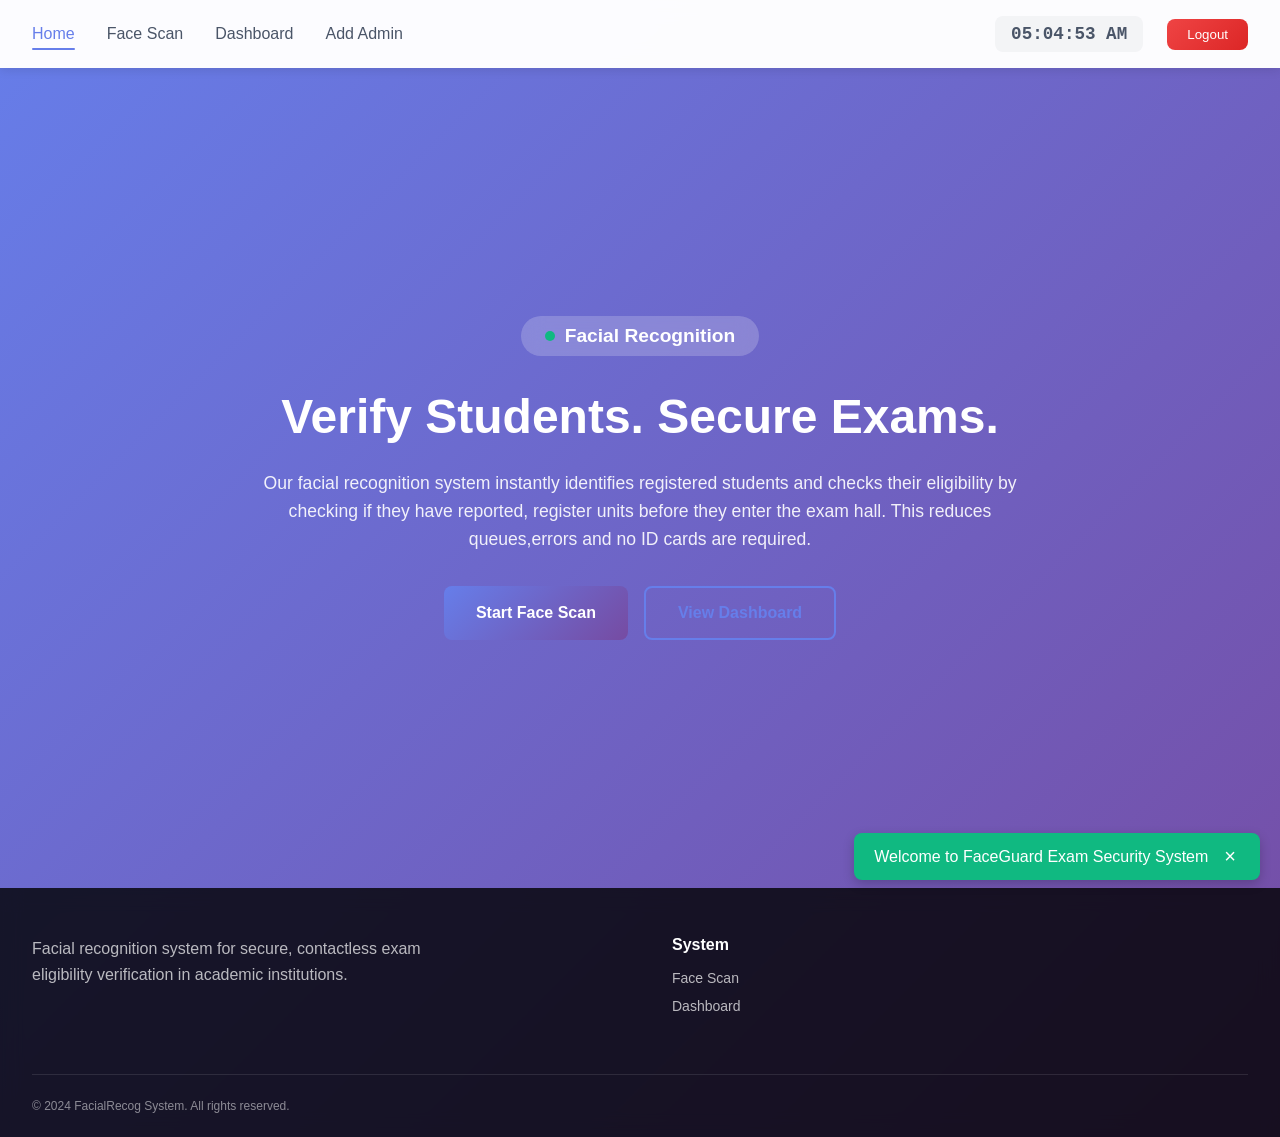
<file: index.html>
<!DOCTYPE html>
<html lang="en">
<head>
    <meta charset="UTF-8">
    <meta name="viewport" content="width=device-width, initial-scale=1.0">
    <title>Facial Recognition</title>
    <link rel="stylesheet" href="css/home.css">
</head>
<body>
    <!-- NAVIGATION BAR-->
    <nav class="nav-bar">
        <div class="nav-container">
           <ul class="nav-links">
             <li><a href="index.html" class="nav-link active">Home</a></li>
             <li><a href="scan.html"  class="nav-link">Face Scan</a></li>
             <li><a href="dashboard.html" class="nav-link">Dashboard</a></li>
             <li><a href="register-admin.html" class="nav-link">Add Admin</a></li>
           </ul>
       <!-- Nav right -->
         <div class="nav-right">
             <span class="nav-time" id="navClock">--:--:--</span>
             <button id="logoutBtn" class="btn-logout">Logout</button>
             
         </div>
       <!-- Mobile hamburger -->
           <button class="hamburger" id="hamburger" onclick="toggleMenu()">
             <span></span><span></span><span></span>
           </button>

        </div>
       <!-- Mobile menu -->
     <div class="mobile-menu" id="mobileMenu">
         <a href="index.html"     class="mobile-link active">Home</a>
         <a href="scan.html"      class="mobile-link">Face Scan</a>
         <a href="dashboard.html" class="mobile-link">Dashboard</a>
         <a href="#" id="mobileLogoutBtn" style="color: #ef4444;">Logout</a>
         
     </div>
  
    </nav>
    <!--HERO SECTION-->
    <section class="hero">
    <div class="hero-container">

      <!-- Left: text -->
      <div class="hero-text">
        <div class="hero-badge">
          <span class="badge-dot"></span>
         <h1> Facial Recognition</h1>
        </div>

        <h3 class="hero-title">
          Verify Students. Secure Exams.<br/>
          
        </h3>

        <p class="hero-subtitle">
          Our facial recognition system instantly identifies registered students
          and checks their eligibility  by checking if they have reported, register units before they enter the exam hall.
          This reduces queues,errors and no ID cards are required.
        </p>

        <div class="hero-actions">
          <a href="scan.html" class="btn btn-primary btn-lg">Start Face Scan</a>
          <a href="dashboard.html" class="btn btn-outline btn-lg">View Dashboard</a>
        </div>

  </section>
  <!--FOOTER-->
  <footer class="footer">
    <div class="footer-container">

      <div class="footer-top">
        <!-- Brand -->
        <div class="footer-brand">
          
          <p class="footer-desc">
            Facial recognition system for secure, contactless exam
            eligibility verification in academic institutions.
          </p>
        </div>

        <!-- Links -->
        <div class="footer-links-group">
          <div class="footer-col">
            <div class="footer-col-title">System</div>
            <a href="scan.html"      class="footer-link">Face Scan</a>
            <a href="dashboard.html" class="footer-link">Dashboard</a>
            
          </div>
          
        </div>
      </div>

      <div class="footer-bottom">
        <span>© 2024 FacialRecog System. All rights reserved.</span>
        
      </div>

    </div>
  </footer>
<script src="js/home.js"></script>
<script src="js/logout.js"></script>
</body>
</html>
</file>
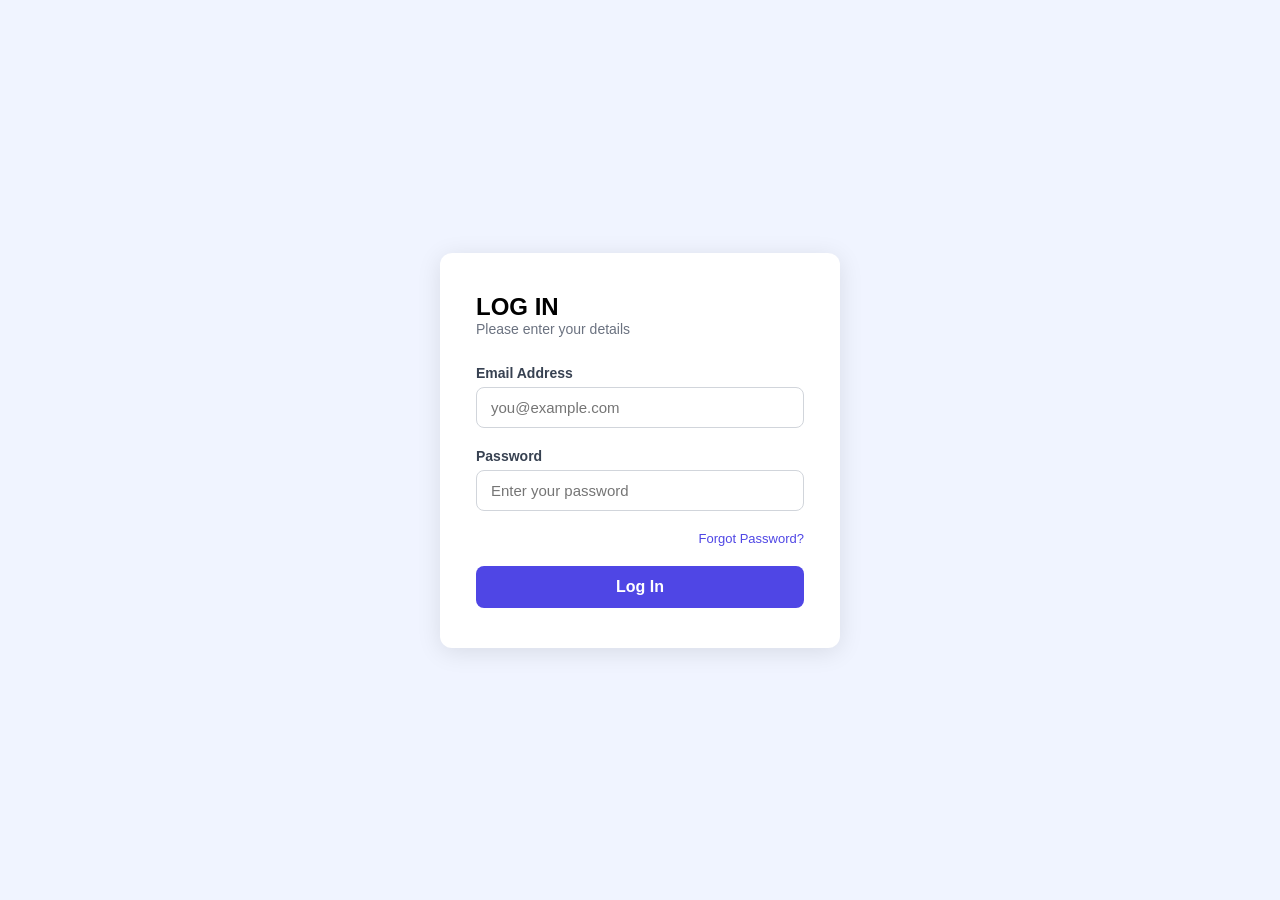
<file: admins-list.html>
<!DOCTYPE html>
<html lang="en">
<head>
    <meta charset="UTF-8">
    <meta name="viewport" content="width=device-width, initial-scale=1.0">
    <title>Admins List</title>
    
    <link rel="stylesheet" href="css/admins-list.css">
</head>
<body>
    <!-- NAVIGATION BAR -->
    <nav class="nav-bar">
        <div class="nav-container">
            <ul class="nav-links">
                <li><a href="index.html" class="nav-link">Home</a></li>
                
                <li><a href="dashboard.html" class="nav-link">Dashboard</a></li>
                
                <li><a href="register-admin.html" class="nav-link">Register Admin</a></li>
                <li><a href="admins-list.html" class="nav-link active">Admins List</a></li>
            </ul>
            <div class="nav-right">
                <span class="nav-time" id="navClock">--:--:--</span>
               
            </div>
            <button class="hamburger" id="hamburger" onclick="toggleMenu()">
                <span></span><span></span><span></span>
            </button>
        </div>
        <div class="mobile-menu" id="mobileMenu">
            <a href="index.html">Home</a>
            <a href="scan.html">Face Scan</a>
            <a href="dashboard.html">Dashboard</a>
            <a href="registration.html">Registration</a>
            <a href="register-admin.html">Register Admin</a>
            <a href="admins-list.html" class="active">Admins List</a>
            
           
        </div>
    </nav>

    <!-- MAIN CONTENT -->
    <div class="admins-container">
        <div class="back-button">
            <a href="dashboard.html" class="back-btn">Back to Dashboard</a>
        </div>

        <div class="admins-card">
            <div class="admins-header">
                <h1>System Administrators</h1>
                <p>Manage and view all registered system administrators</p>
            </div>

            <div class="stats-summary" id="statsSummary">
                <div class="stat-pill">Loading statistics...</div>
            </div>

            <div class="search-container">
                <input type="text" id="searchInput" class="search-input" placeholder="Search by name, employee number, or email...">
                <button class="add-admin-btn" onclick="window.location.href='register-admin.html'">
                    Register New Admin
                </button>
            </div>

            <div class="filters">
                <button class="filter-btn active" data-filter="all">All Admins</button>

            </div>

            <div class="admins-table">
                <table>
                    <thead>
                        <tr>
                            <th>#</th>
                            <th>Full Name</th>
                            <th>Employee No</th>  
                            <th>Phone Number</th>  
                            <th>Department</th>  
                            <th>Position</th>                      
                            <th>Email</th>                                                                                 
                            <th>Status</th>
                        </tr>
                    </thead>
                    <tbody id="adminsTableBody">
                        <tr>
                            <td colspan="10" style="text-align: center;">Loading administrators...</td>
                        </tr>
                    </tbody>
                </table>
            </div>

            <div class="pagination" id="pagination">
                <button class="page-btn" id="prevPage" disabled>Previous</button>
                <span id="pageInfo">Page 1</span>
                <button class="page-btn" id="nextPage">Next</button>
            </div>
        </div>
    </div>

    <!-- FOOTER -->
    <footer class="footer">
        <div class="footer-container">
            <div class="footer-bottom">
                <span>© 2026 Facial Recognition System. All rights reserved.</span>
            </div>
        </div>
    </footer>

    <script src="js/admins-list.js"></script>
   
</body>
</html>
</file>
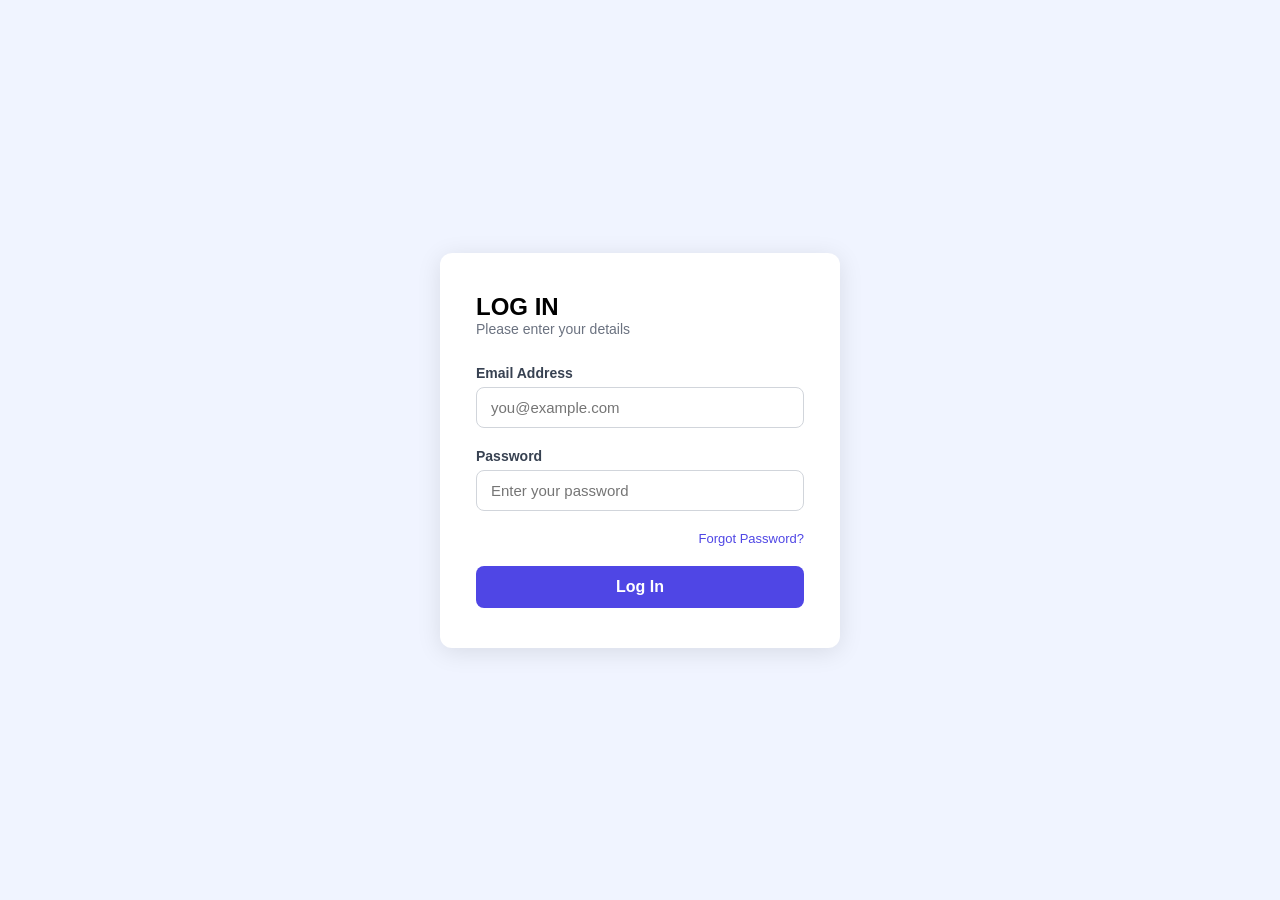
<file: capture.html>
<!DOCTYPE html>
<html lang="en">
<head>
    <meta charset="UTF-8">
    <meta name="viewport" content="width=device-width, initial-scale=1.0, user-scalable=no">
    <title>Face Capture</title>
    
    <link rel="stylesheet" href="css/capture.css">
</head>
<body>
    <nav class="nav-bar">
        <div class="nav-container">
            <ul class="nav-links">
                <li><a href="index.html" class="nav-link">Home</a></li>
                <li><a href="scan.html" class="nav-link">Face Scan</a></li>
                <li><a href="dashboard.html" class="nav-link">Dashboard</a></li>
                <li><a href="registration.html" class="nav-link">Registration</a></li> 
                <li><a href="capture.html" class="nav-link active">Face Capture</a></li>      
            </ul>
            <div class="nav-right">
                <span class="nav-time" id="navClock">--:--:--</span>
            </div>
            <button class="hamburger" id="hamburger" onclick="toggleMenu()">
                <span></span><span></span><span></span>
            </button>
        </div>
        <div class="mobile-menu" id="mobileMenu">
            <a href="index.html">Home</a>
            <a href="scan.html">Face Scan</a>
            <a href="dashboard.html">Dashboard</a>
            <a href="registration.html">Registration</a>
            <a href="capture.html">Face Capture</a>
        </div>
    </nav>

    <div class="capture-container">
        <div class="card">
            <div class="card-header">
                
                <h1>Capture Your Face</h1>
                <p>Please look at the camera and center your face in the circle</p>
            </div>

            <div class="student-info-card" id="studentInfoCard">
                <span><span class="label">Student Name:</span> <span class="value" id="displayName">Loading...</span></span>
                <span><span class="label">Reg No:</span> <span class="value" id="displayRegNumber">Loading...</span></span>
            </div>

            <div class="camera-box">
                <div class="camera-header">
                    <span class="camera-title">Face Capture</span>
                    
                </div>
                <div class="video-wrapper">
                    <video id="videoFeed" autoplay playsinline muted></video>
                    <canvas id="photoCanvas" style="display: none;"></canvas>
                    <div class="scan-overlay">
                        <div class="scan-frame">
                            <div class="corner corner-tl"></div>
                            <div class="corner corner-tr"></div>
                            <div class="corner corner-bl"></div>
                            <div class="corner corner-br"></div>
                        </div>
                    </div>
                    <div class="alignment-text">Center your face in the circle</div>
                    <div class="capture-btn-container">
                        <button id="captureBtn" class="capture-btn">
                            <svg width="30" height="30" viewBox="0 0 24 24" fill="white">
                                <circle cx="12" cy="12" r="10" stroke="white" stroke-width="2" fill="none"/>
                                <circle cx="12" cy="12" r="4" fill="white"/>
                            </svg>
                        </button>
                    </div>
                </div>
            </div>

            <div class="action-buttons">
                <button id="capturePhotoBtn" class="btn-capture">Capture Photo</button>
                <button id="retakeBtn" class="btn-retake" style="display: none;">Retake Photo</button>
            </div>

            <div class="captured-preview" id="capturedPreview">
                <p> Captured Image:</p>
                <img id="previewImage" src="" alt="Captured face">
            </div>

            <div id="messageBox" class="message"></div>
            <button id="finishBtn" class="btn-finish" style="display: none;">Finish Registration</button>
            
       
            
            <div class="info-text">
                Your face image will be used for examination verification
            </div>
        </div>
        

    </div>

    <script src="js/capture.js"></script>
</body>
</html>
</file>
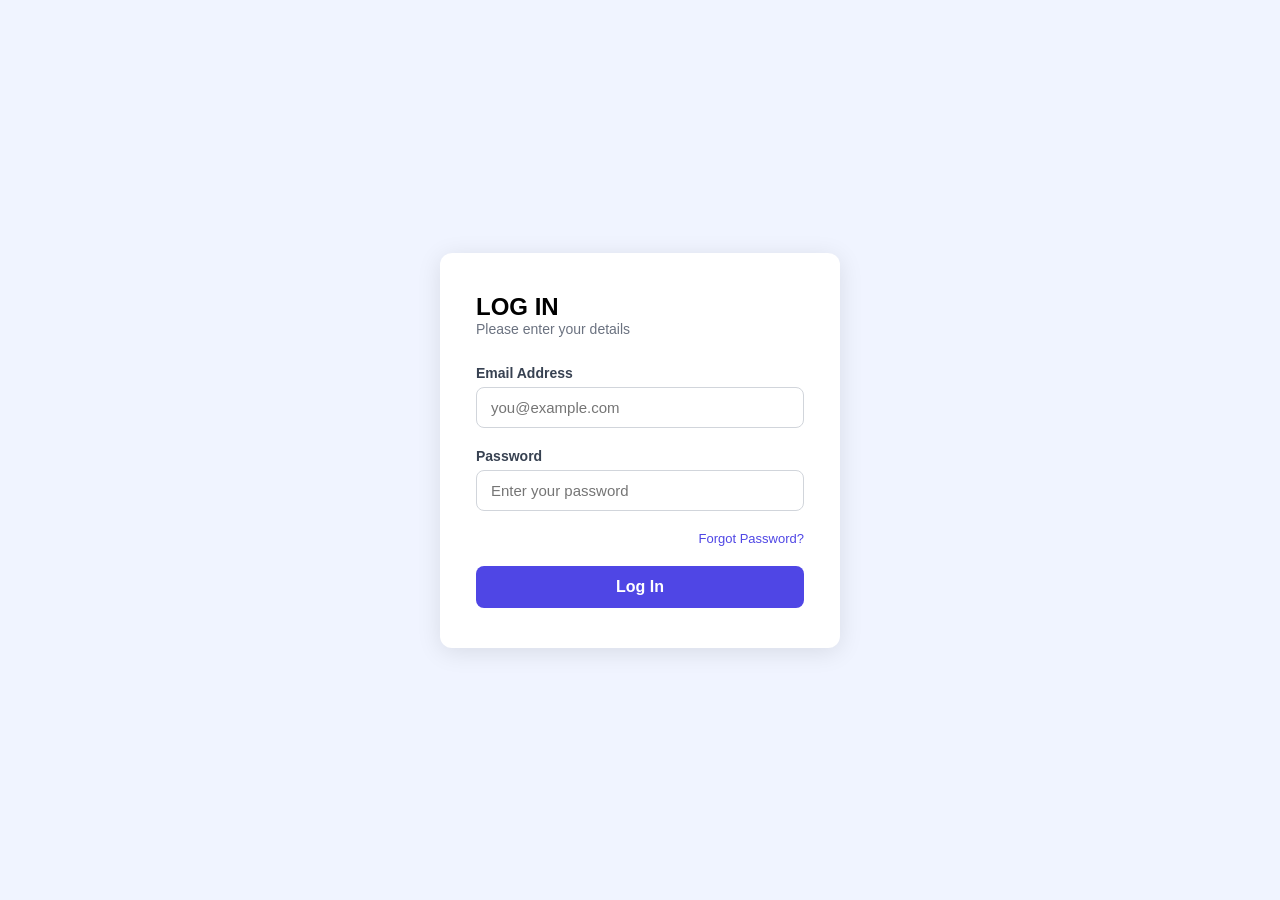
<file: dashboard.html>
<!DOCTYPE html>
<html lang="en">
<head>
    <meta charset="UTF-8">
    <meta name="viewport" content="width=device-width, initial-scale=1.0">
    <title>Dashboard Facial Recognition</title>
    <link rel="stylesheet" href="css/home.css">
    <link rel="stylesheet" href="css/dashboard.css">
</head>
<body>
    <!-- NAVIGATION BAR -->
    <nav class="nav-bar">
        <div class="nav-container">
            <ul class="nav-links">
                <li><a href="index.html" class="nav-link">Home</a></li>
                <li><a href="scan.html" class="nav-link">Face Scan</a></li>
                <li><a href="dashboard.html" class="nav-link active">Dashboard</a></li>
                
                <li><a href="register-admin.html" class="nav-link">Register Admin</a></li>
            </ul>
            <div class="nav-right">
                <span class="nav-time" id="navClock">--:--:--</span>
               
            </div>
            <button class="hamburger" id="hamburger" onclick="toggleMenu()">
                <span></span><span></span><span></span>
            </button>
        </div>
        <div class="mobile-menu" id="mobileMenu">
            <a href="index.html">Home</a>
            <a href="scan.html">Face Scan</a>
            <a href="dashboard.html" class="active">Dashboard</a>
            <a href="registration.html">Registration</a>
            <a href="students-list.html">Students List</a>
            <a href="register-admin.html">Register Admin</a>
            <a href="admins-list.html">Admins List</a>
            <a href="scan.html" class="btn btn-primary" style="margin-top:8px">Get Started</a>
        </div>
    </nav>

    <!-- DASHBOARD SECTION -->
    <section class="dashboard">
        <div class="dashboard-container">
            
            <!-- Welcome Header -->
            <div class="dashboard-header">
                <h1>Admin Dashboard</h1>
                <p>Welcome back. Here's your system overview</p>
            </div>

            <!-- Quick Action Buttons-->
            <div class="quick-actions">
                <a href="students-list.html" class="action-btn">
                    View All Students
                </a>
                <a href="admins-list.html" class="action-btn">
                    View All Admins
                </a>
                <a href="registration.html" class="action-btn">
                    Add New Student
                </a>
               
                <a href="scan.html" class="action-btn">
                    Start Face Scan
                </a>
            </div>

            <!-- Admin Information Section -->
            <div class="dashboard-section">
                <div class="section-header">
                    <h2>Admin Information</h2>
                    <button class="btn btn-outline btn-sm" id="refreshBtn">Refresh</button>
                </div>
                <div class="admin-profile">
                    <div class="profile-card">
                        
                        <div class="profile-details">
                            <h3 id="adminName">Loading...</h3>
                            <p id="adminEmail">Loading...</p>
                            <p id="adminRole">Loading...</p>
                        </div>
                        
                    </div>
                </div>
            </div>

            <!-- Students Section -->
            <div class="dashboard-section">
                <div class="section-header">
                    <h2>Recent Student Registrations</h2>
                    <a href="students-list.html" class="btn btn-outline btn-sm">View All</a>
                </div>
                <div class="data-table">
                    <table>
                        <thead>
                            <tr>
                                <th>Reg Number</th>
                                <th>Full Name</th>
                                <th>Department</th>
                                <th>Year</th>
                                <th>Status</th>
                                <th>Registered On</th>
                            </tr>
                        </thead>
                        <tbody id="recentStudentsList">
                            <tr>
                                <td colspan="6" style="text-align: center;">Loading students...</td>
                            </tr>
                        </tbody>
                    </table>
                </div>
            </div>

            <!-- Admins Section -->
            <div class="dashboard-section">
                <div class="section-header">
                    <h2>Recent Admin Registrations</h2>
                    <a href="admins-list.html" class="btn btn-outline btn-sm">View All</a>
                </div>
                <div class="data-table">
                    <table>
                        <thead>
                            <tr>
                                <th>Employee No</th>
                                <th>Full Name</th>
                                <th>Department</th>
                                <th>Position</th>
                                <th>Email</th>
                                <th>Registered On</th>
                            </tr>
                        </thead>
                        <tbody id="recentAdminsList">
                            <tr>
                                <td colspan="6" style="text-align: center;">Loading admins...</td>
                            </tr>
                        </tbody>
                    </table>
                </div>
            </div>

        </div>
    </section>

    <!-- FOOTER -->
    <footer class="footer">
        <div class="footer-container">
            <div class="footer-top">
                <div class="footer-brand">
                    <p class="footer-desc">
                        Facial recognition system for secure, contactless exam
                        eligibility verification in academic institutions.
                    </p>
                </div>
                <div class="footer-links-group">
                    <div class="footer-col">
                        <div class="footer-col-title">System</div>
                        <a href="scan.html" class="footer-link">Face Scan</a>
                        <a href="dashboard.html" class="footer-link">Dashboard</a>
                        <a href="students-list.html" class="footer-link">Students List</a>
                        <a href="admins-list.html" class="footer-link">Admins List</a>
                    </div>
                    <div class="footer-col">
                        <div class="footer-col-title">Management</div>
                        <a href="register-admin.html" class="footer-link">Register Admin</a>
                        <a href="registration.html" class="footer-link">Register Student</a>
                    </div>
                </div>
            </div>
            <div class="footer-bottom">
                <span>© 2024 Facial Recognition System. All rights reserved.</span>
            </div>
        </div>
    </footer>
    
    <script src="js/dashboard.js"></script>
    <script src="js/logout.js"></script>
</body>
</html>
</file>
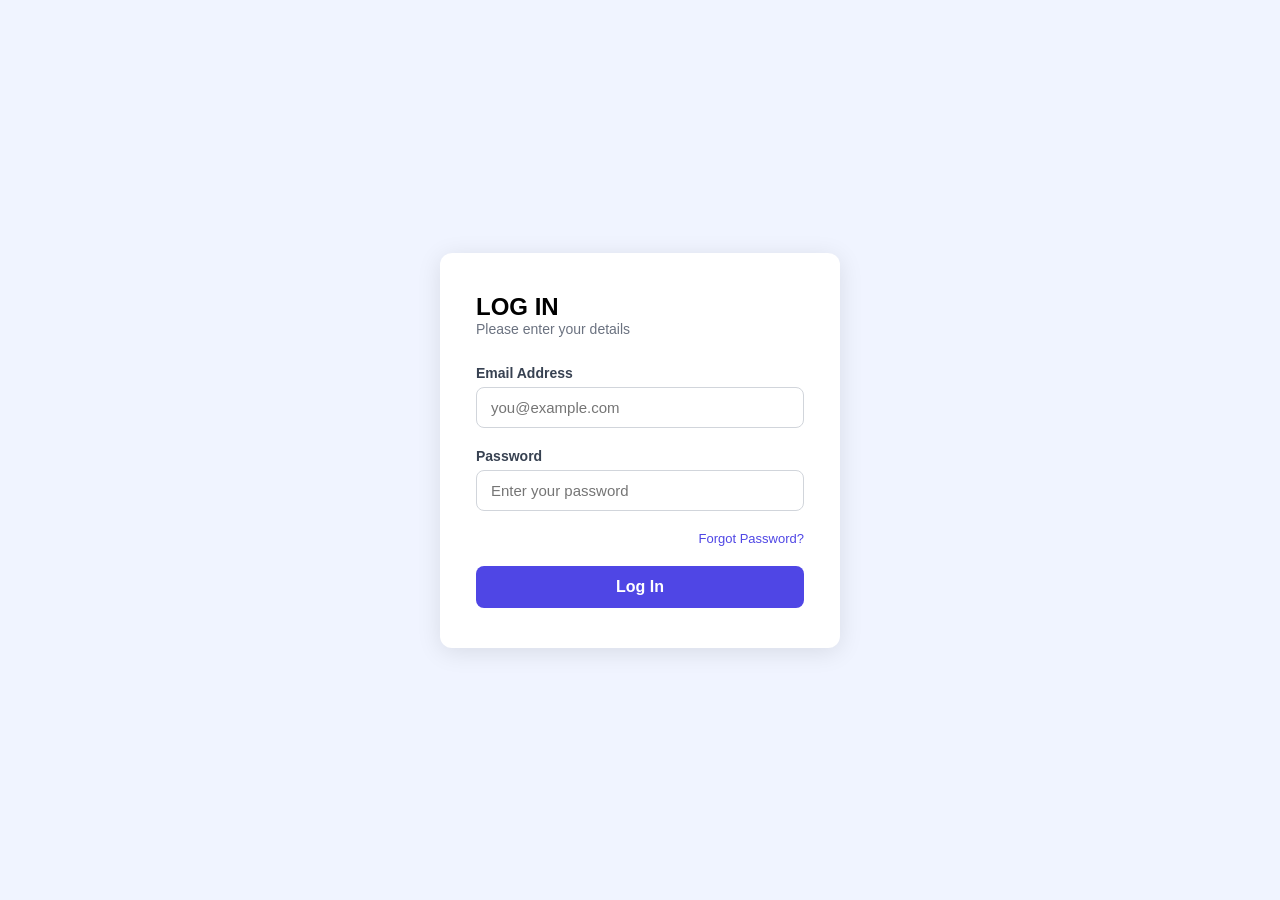
<file: login.html>
<!DOCTYPE html>
<html lang="en">
<head>
    <meta charset="UTF-8">
    <meta name="viewport" content="width=device-width, initial-scale=1.0">
    <title>Login</title>
    <link rel="stylesheet" href="css/login.css">
</head>
<body>

<div class="login-card">

    <h2>LOG IN</h2>
    <p>Please enter your details</p>

    <form id="loginForm" class="loginForm">

        <div class="form-group">
            <label for="email">Email Address</label>

            <input type="email" id="email" placeholder="you@example.com"/>

            <div id="emailError" class="error-message"></div>
        </div>

        <div class="form-group">
            <label for="password">Password</label>

            <input
                    type="password"
                    id="password"
                    placeholder="Enter your password"
            />

            <div id="passwordError" class="error-message"></div>
        </div>

        <a href="reset-password.html">Forgot Password?</a>

        <button id="loginBtn" type="submit">
            Log In
        </button>

    </form>

</div>

<script src="js/login.js"></script>

</body>
</html>
</file>
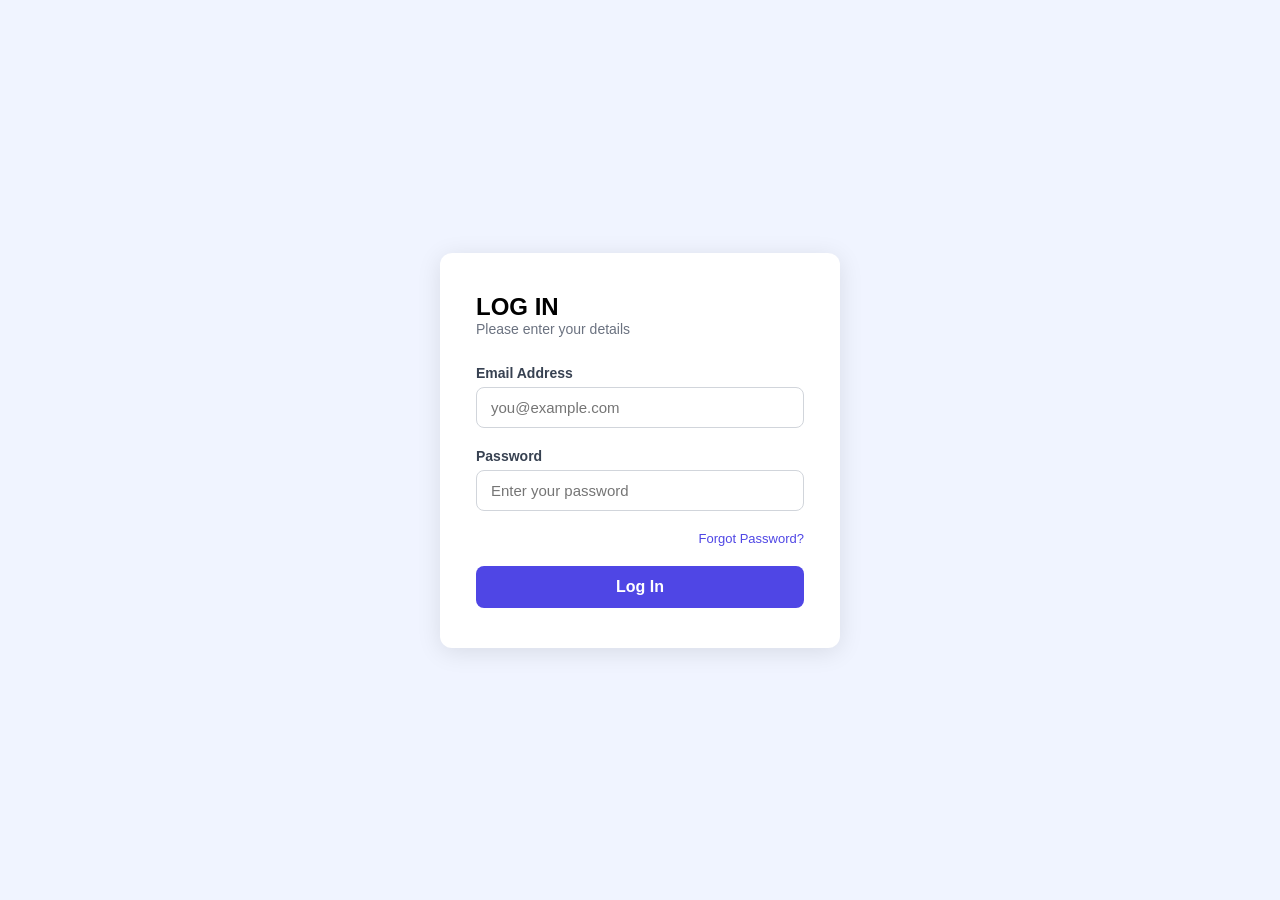
<file: register-admin.html>
<!DOCTYPE html>
<html lang="en">
<head>
    <meta charset="UTF-8">
    <meta name="viewport" content="width=device-width, initial-scale=1.0">
    <title>Register Admin</title>
    <link rel="stylesheet" href="css/home.css">
    <link rel="stylesheet" href="css/register-admin.css">
</head>
<body>
    <!-- NAVIGATION BAR -->
    <nav class="nav-bar">
        <div class="nav-container">
            <ul class="nav-links">
                <li><a href="index.html" class="nav-link">Home</a></li>
                <li><a href="dashboard.html" class="nav-link">Dashboard</a></li>
                <li><a href="register-admin.html" class="nav-link active">Register Admin</a></li>
                
            </ul>
            <div class="nav-right">
                <span class="nav-time" id="navClock">--:--:--</span>
                
            </div>
            <button class="hamburger" id="hamburger" onclick="toggleMenu()">
                <span></span><span></span><span></span>
            </button>
        </div>
        <div class="mobile-menu" id="mobileMenu">
            <li><a href="index.html" class="nav-link">Home</a></li>
            <a href="super-admin-dashboard.html">Dashboard</a>
            <a href="register-admin.html" class="active">Register Admin</a>
            
            
            
        </div>
    </nav>

    <!-- MAIN CONTENT -->
    <div class="register-container">
        <div class="back-button">
            <a href="dashboard.html" class="back-btn">Back to Dashboard</a>
        </div>

        <div class="register-card">
            <div class="card-header">
                
                <h1>Register New Administrator</h1>
                <p>Add a new admin to manage the facial recognition system</p>
            </div>

            <div class="success-message" id="successMessage">
                Admin registered successfully!
            </div>

            <div class="error-message" id="errorMessage">
                Error registering admin. Please try again.
            </div>

            <form id="registerAdminForm">
                <div class="form-row">
                    <div class="form-group">
                        <label>First Name <span class="required">*</span></label>
                        <input type="text" id="firstName" placeholder="Enter first name">
                        <div class="error-msg" id="firstNameError">First name is required</div>
                    </div>

                    <div class="form-group">
                        <label>Last Name <span class="required">*</span></label>
                        <input type="text" id="lastName" placeholder="Enter last name">
                        <div class="error-msg" id="lastNameError">Last name is required</div>
                    </div>
                </div>

                <div class="form-row">
                    <div class="form-group">
                        <label>Employee Number <span class="required">*</span></label>
                        <input type="text" id="employeeNumber" placeholder="Enter employee number">
                        <div class="error-msg" id="employeeNumberError">Employee number is required</div>
                    </div>

                    <div class="form-group">
                        <label>Phone Number <span class="required">*</span></label>
                        <input type="tel" id="phoneNumber" placeholder="Enter phone number">
                        <div class="error-msg" id="phoneNumberError">Valid phone number is required</div>
                    </div>
                </div>

                <div class="form-row">
                    <div class="form-group">
                        <label>Department <span class="required">*</span></label>
                        <select id="department">
                            <option value="">Select Department</option>
                            
                            <option value="Education Science">Education Science</option>
                            <option value="Education Art">Education Art</option>
                            <option value="Criminology">Criminology</option>
                            <option value="SCAI">SCAI</option>
                            <option value="School of Nursing">School of Nursing</option>
                            <option value="E-commerce">E-commerce</option>
                            <option value="Administration">Administration</option>
                            
                        </select>
                        <div class="error-msg" id="departmentError">Department is required</div>
                    </div>

                    <div class="form-group">
                        <label>Position <span class="required">*</span></label>
                        <select id="position">
                            <option value="">Select Position</option>
                            <option value="CoD">CoD</option>
                            <option value="Dean of Faculty">Dean of Faculty</option>                                                       
                            <option value="Head of Examinations">Head of Examinations</option>
                            <option value="Dean of Student">Dean of Student</option>
                            <option value="Supervisor">Supervisor</option>
                        </select>
                        <div class="error-msg" id="positionError">Position is required</div>
                    </div>
                </div>

                <div class="form-group">
                    <label>Email Address <span class="required">*</span></label>
                    <input type="email" id="email" placeholder="Enter email address">
                    <div class="error-msg" id="emailError">Valid email address is required</div>
                </div>

                <div class="form-row">
                    <div class="form-group">
                        <label>Password <span class="required">*</span></label>
                        <input type="password" id="password" placeholder="Create a password">
                        <div class="error-msg" id="passwordError">Password must be at least 6 characters</div>
                    </div>

                    <div class="form-group">
                        <label>Confirm Password <span class="required">*</span></label>
                        <input type="password" id="confirmPassword" placeholder="Confirm password">
                        <div class="error-msg" id="confirmPasswordError">Passwords do not match</div>
                    </div>
                </div>

                <div class="form-actions">
                    <button type="submit" class="btn-submit" id="submitBtn">Register Admin</button>
                    <button type="reset" class="btn-reset">Clear Form</button>
                </div>
            </form>

            
        </div>
    </div>

    <!-- FOOTER -->
    <footer class="footer">
        <div class="footer-container">
            <div class="footer-bottom">
                <span>© 2026 FacialRecog System. All rights reserved.</span>
            </div>
        </div>
    </footer>

    <script src="js/register-admin.js"></script>
</body>
</html>
</file>
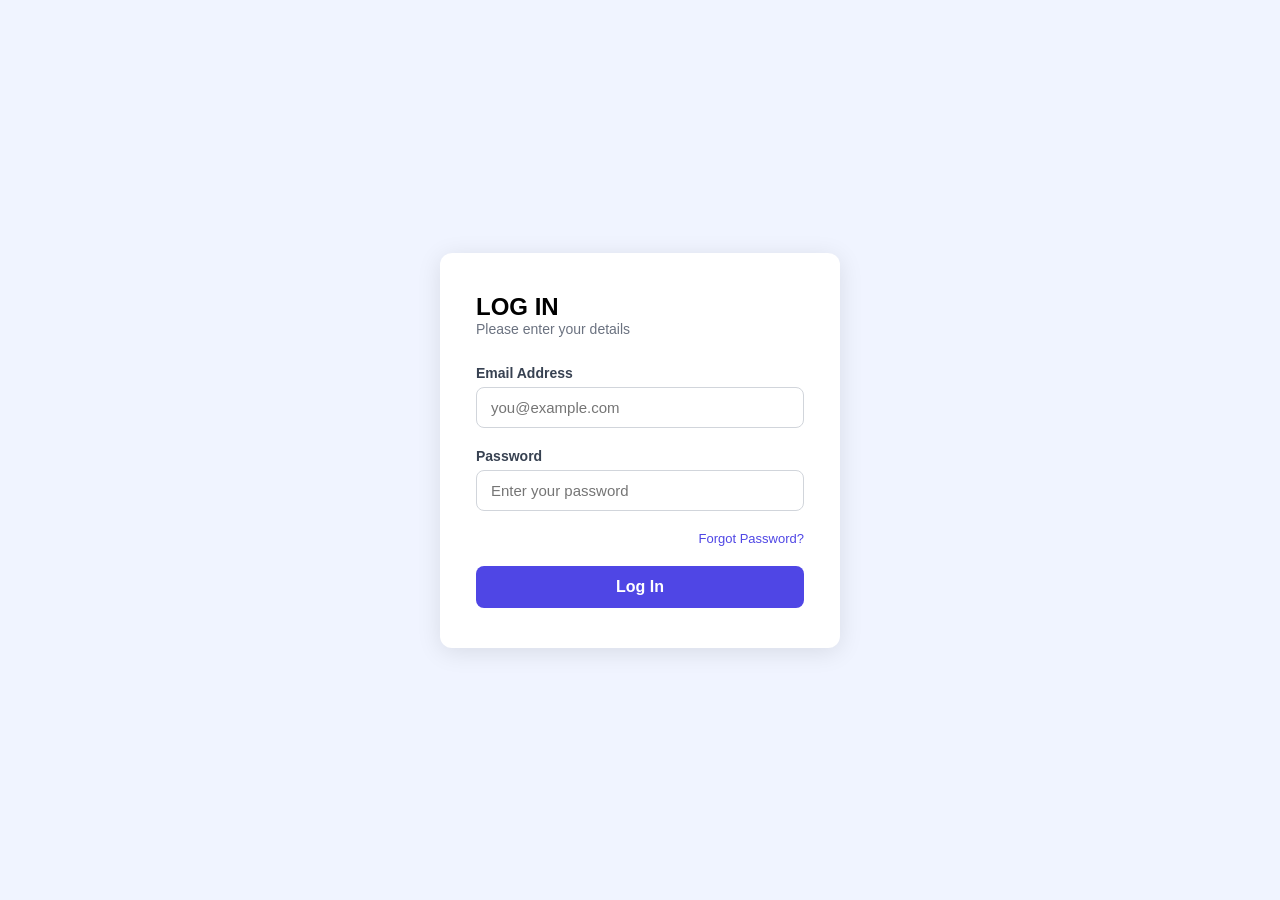
<file: registration.html>
<!DOCTYPE html>
<html lang="en">
<head>
    <meta charset="UTF-8">
    <meta name="viewport" content="width=device-width, initial-scale=1.0">
    <title>Registration</title>
    
    <link rel="stylesheet" href="css/registration.css">
</head>
<body>
    <nav class="nav-bar">
        <div class="nav-container">
            <ul class="nav-links">
                <li><a href="index.html" class="nav-link">Home</a></li>
                <li><a href="scan.html" class="nav-link">Face Scan</a></li>
                <li><a href="dashboard.html" class="nav-link">Dashboard</a></li>
                <li><a href="registration.html" class="nav-link active">Registration</a></li> 
                     
            </ul>
            <div class="nav-right">
                <span class="nav-time" id="navClock">--:--:--</span>
            </div>
            <button class="hamburger" id="hamburger" onclick="toggleMenu()">
                <span></span><span></span><span></span>
            </button>
        </div>
        <div class="mobile-menu" id="mobileMenu">
            <a href="index.html">Home</a>
            <a href="scan.html">Face Scan</a>
            <a href="dashboard.html">Dashboard</a>
            <a href="registration.html">Registration</a>
            <a href="capture.html">Face Capture</a>
        </div>
    </nav>

    <div class="registration-container">
        <div class="card">
            <div class="card-header">
                <div class="logo-icon">
                    <svg viewBox="0 0 24 24">
                        <path d="M12 12c2.21 0 4-1.79 4-4s-1.79-4-4-4-4 1.79-4 4 1.79 4 4 4zm0 2c-2.67 0-8 1.34-8 4v2h16v-2c0-2.66-5.33-4-8-4z"/>
                    </svg>
                </div>
                <h1>Student Registration</h1>
                <p>Register for Facial Recognition Examination System</p>
            </div>

            <div class="success-message" id="successMessage">
             Registration details saved! Redirecting to face capture...
            </div>

            <form id="regForm">
                <div class="form-row">
                    <div class="form-group">
                        <label>First Name <span class="required">*</span></label>
                        <input type="text" id="firstName" placeholder="Enter First Name">
                        <div class="error-message" id="firstNameError">First name is required</div>
                    </div>

                    <div class="form-group">
                        <label>Last Name <span class="required">*</span></label>
                        <input type="text" id="lastName" placeholder="Enter Last Name">
                        <div class="error-message" id="lastNameError">Last name is required</div>
                    </div>
                </div>

                <div class="form-group">
                    <label>Registration Number <span class="required">*</span></label>
                    <input type="text" id="regNumber" placeholder="Enter Registration Number">
                    <div class="error-message" id="regNumberError">Registration number is required</div>
                </div>

                <div class="form-group">
                    <label>Student Email <span class="required">*</span></label>
                    <input type="email" id="studentEmail" placeholder="you@example.com">
                    <div class="error-message" id="studentEmailError">Valid email is required</div>
                </div>

                <div class="form-row">
                    <div class="form-group">
                        <label>Department <span class="required">*</span></label>
                        <input type="text" id="department" placeholder="Enter Department Name">
                        <div class="error-message" id="departmentError">Department is required</div>
                    </div>

                    <div class="form-group">
                        <label>Year of Study <span class="required">*</span></label>
                        <select id="yearOfStudy">
                            <option value="">Select Year</option>
                            <option value="Year 1">Year 1</option>
                            <option value="Year 2">Year 2</option>
                            <option value="Year 3">Year 3</option>
                            <option value="Year 4">Year 4</option>
                        </select>
                        <div class="error-message" id="yearError">Please select year of study</div>
                    </div>
                </div>

                <div class="form-group">
                    <label>Faculty <span class="required">*</span></label>
                    <input type="text" id="faculty" placeholder="Enter Faculty Name">
                    <div class="error-message" id="facultyError">Faculty is required</div>
                </div>

                <button type="submit" class="next-btn" id="registerBtn">Next</button>

                
            </form>
        </div>
    </div>

    <script src="js/registration.js"></script>
</body>
</html>
</file>
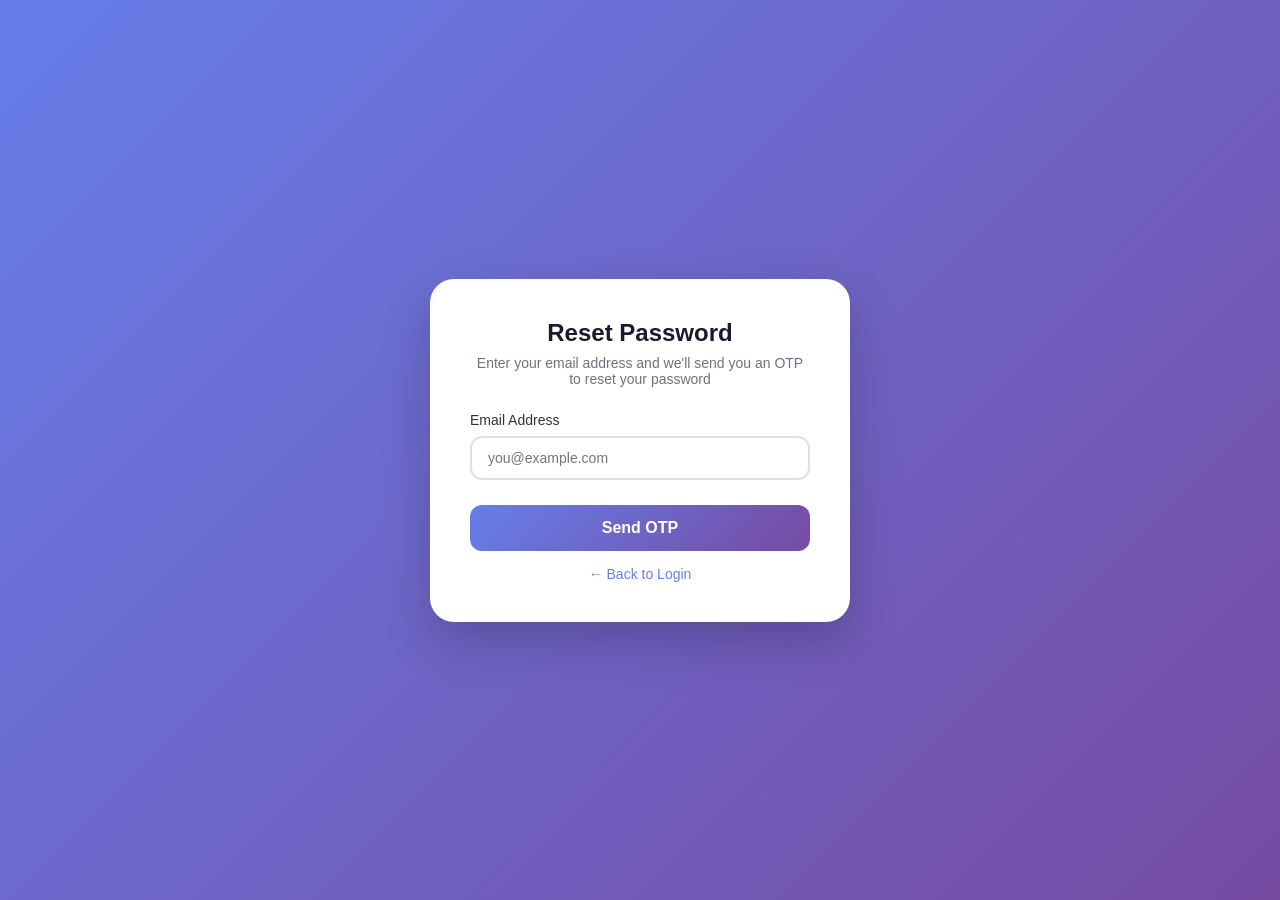
<file: reset-password.html>
<!DOCTYPE html>
<html lang="en">
<head>
    <meta charset="UTF-8">
    <meta name="viewport" content="width=device-width, initial-scale=1.0">
    <title>Reset Password - Student Facial Recognition</title>
    
    <link rel="stylesheet" href="css/reset-password.css">
</head>
<body>
    <div class="login-card">
       
        <h2>Reset Password</h2>
        <p class="subtitle">Enter your email address and we'll send you an OTP to reset your password</p>
        
        <div class="success-message" id="successMessage">
            ✅ OTP sent successfully! Please check your email.
        </div>
        
        <div class="error-message" id="errorMessage">
            ❌ Email not found. Please check your email address.
        </div>

        <form id="resetForm">
            <div class="form-group">
                <label for="email">Email Address</label>
                <input type="email" id="email" placeholder="you@example.com" required>
                <div class="error-msg" id="emailError">Please enter a valid email address</div>
            </div>
            
            <button type="submit" class="btn-submit" id="sendOtpBtn">Send OTP</button>
            <a href="login.html" class="btn-back">← Back to Login</a>
        </form>
    </div>

    <script src="js/reset-password.js"></script>
</body>
</html>
</file>
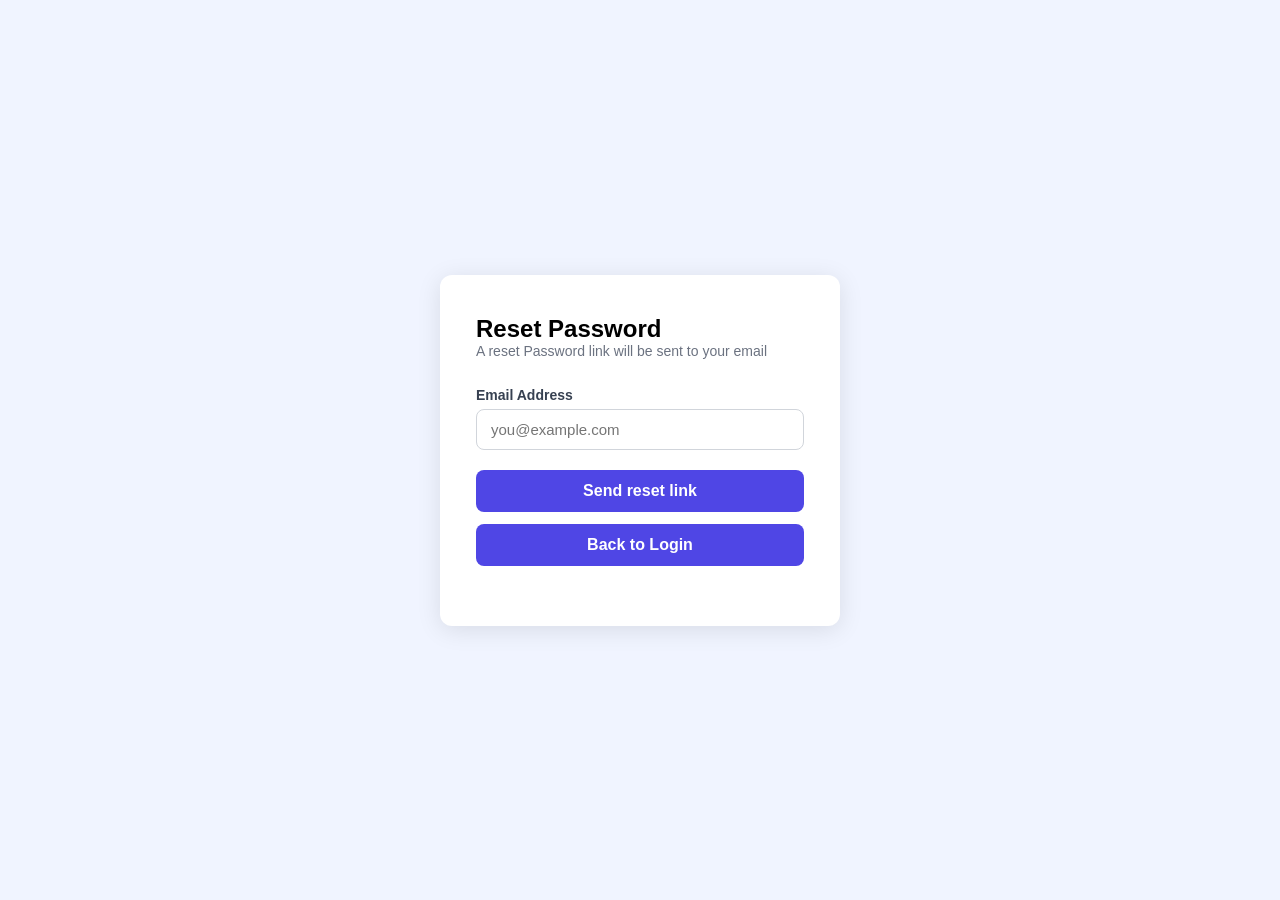
<file: reset.html>
<!DOCTYPE html>
<html lang="en">
<head>
    <meta charset="UTF-8">
    <meta name="viewport" content="width=device-width, initial-scale=1.0">
    <title>Login</title>
    <link rel="stylesheet" href="css/login.css">
</head>
<body>
    <div class="login-card">
        <h2>Reset Password</h2>
    <p>A reset Password link will be sent to your email</p>
    <form class="loginForm">
        <div class="form-group">
          <label for="email">Email Address</label>
          <input type="email" id="email" placeholder="you@example.com" />
        </div>
        
        <button>Send reset link</button>
        <a href="login.html" class="btn-login">Back to Login</a>
    </form>

    </div>
</body>
</html>
</file>
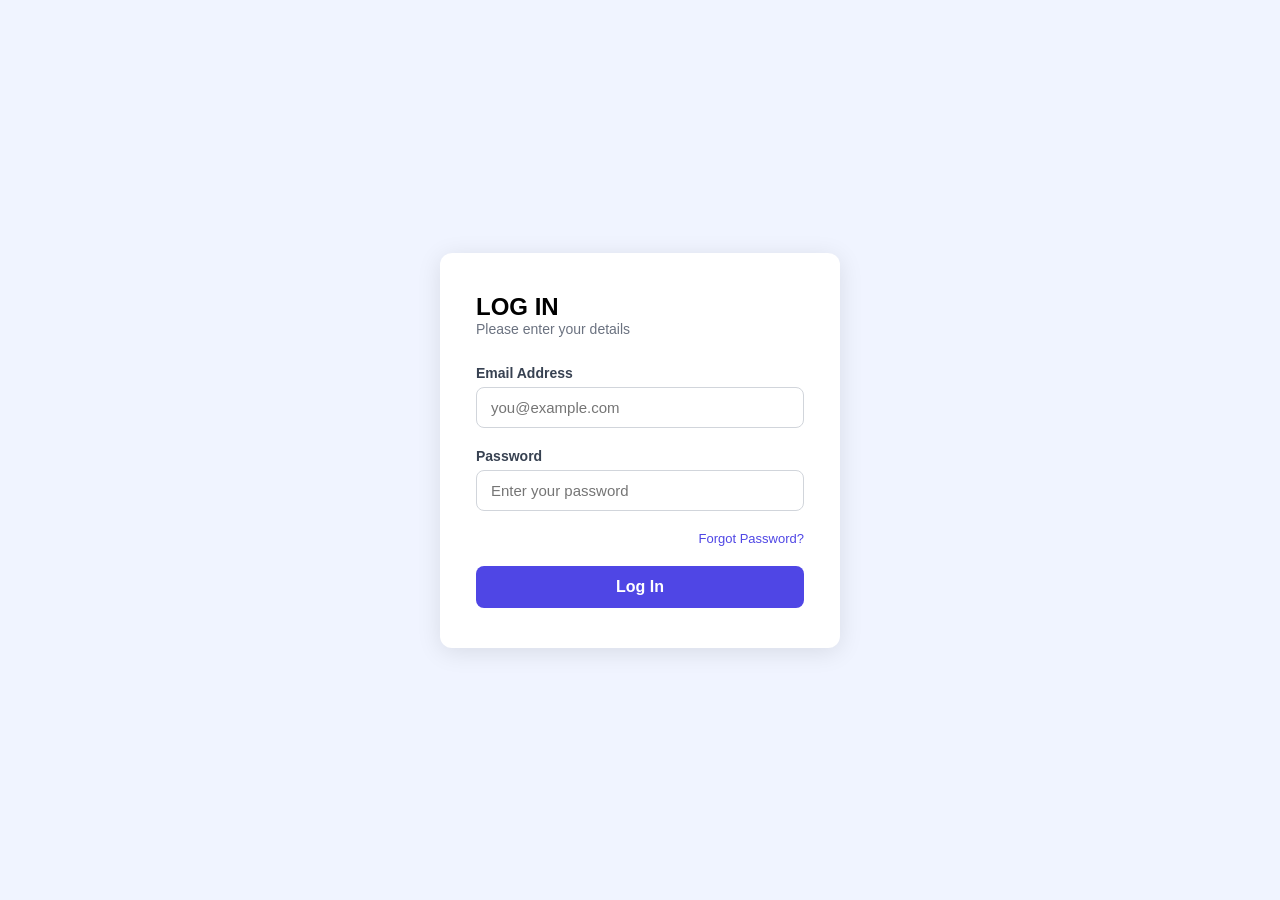
<file: scan.html>
<!DOCTYPE html>
<html lang="en">
<head>
    <meta charset="UTF-8">
    <meta name="viewport" content="width=device-width, initial-scale=1.0">
    <title>Face Scan</title>
    <link rel="stylesheet" href="css/home.css">
    <link rel="stylesheet" href="css/scan.css">
</head>
<body>
    <!-- NAVIGATION BAR -->
    <nav class="nav-bar">
        <div class="nav-container">
            <ul class="nav-links">
                <li><a href="index.html" class="nav-link">Home</a></li>
                <li><a href="scan.html" class="nav-link active">Face Scan</a></li>
                <li><a href="dashboard.html" class="nav-link">Dashboard</a></li>
                
                <li><a href="register-admin.html" class="nav-link">Register Admin</a></li>
            </ul>
            <div class="nav-right">
                <span class="nav-time" id="navClock">--:--:--</span>
                
            </div>
            <button class="hamburger" id="hamburger" onclick="toggleMenu()">
                <span></span><span></span><span></span>
            </button>
        </div>
        <div class="mobile-menu" id="mobileMenu">
            <a href="index.html" class="mobile-link">Home</a>
            <a href="scan.html" class="mobile-link active">Face Scan</a>
            <a href="dashboard.html" class="mobile-link">Dashboard</a>
            
        </div>
    </nav>

    <!-- SCAN SECTION -->
    <section class="hero">
        <div class="scan-container">
            <!--Registration Number Input Section -->
            <div class="reg-input-container">
                <div class="reg-input-wrapper">
                    <label>Registration Number:</label>
                    <input type="text" id="regNumberInput" placeholder="Enter your Registration Number">
                    <button id="verifyRegBtn" class="verify-reg-btn">Verify Student</button>
                </div>
                <div id="regErrorMsg" class="reg-error-message">Student not found. Please register first.</div>
                <div id="regSuccessMsg" class="reg-success-message">Student verified successfully!</div>
                <div id="studentNameDisplay" class="student-name-display">
                    <span>👤 Student:</span>
                    <span id="verifiedStudentName">--</span>
                </div>
            </div>

            <div class="camera-box">
                <div class="camera-header">
                    <span class="camera-title">Face Scanner</span>
                    <div class="live-badge">
                        <span class="live-dot"></span>
                        LIVE
                    </div>
                </div>
                <div class="video-wrapper">
                    <video id="videoFeed" autoplay playsinline muted></video>
                    <canvas id="photoCanvas" style="display: none;"></canvas>
                    <div class="scan-overlay">
                        <div class="scan-frame">
                            <div class="corner corner-tl"></div>
                            <div class="corner corner-tr"></div>
                            <div class="corner corner-bl"></div>
                            <div class="corner corner-br"></div>
                        </div>
                    </div>
                    <div class="alignment-text">Center your face in the circle</div>
                    <div class="capture-btn-container">
                        <button id="captureBtn" class="capture-btn">
                            <svg width="30" height="30" viewBox="0 0 24 24" fill="white">
                                <circle cx="12" cy="12" r="10" stroke="white" stroke-width="2" fill="none"/>
                                <circle cx="12" cy="12" r="4" fill="white"/>
                            </svg>
                        </button>
                    </div>
                </div>
            </div>

            <div class="result-card" id="resultCard">
                <div class="result-title">Scan Result</div>
                <div class="result-info">
                    <span>Status:</span>
                    <span class="status-badge status-waiting" id="scanStatus">Ready to Scan</span>
                </div>
                <div class="result-info" id="studentInfo" style="display: none;">
                    <span>Student:</span>
                    <span id="studentName">--</span>
                </div>
                <div class="result-info" id="eligibilityInfo" style="display: none;">
                    <span>Eligibility:</span>
                    <span id="eligibilityStatus">--</span>
                </div>
            </div>
        </div>
    </section>
    <script src="js/scan.js"></script>
</body>
</html>
</file>
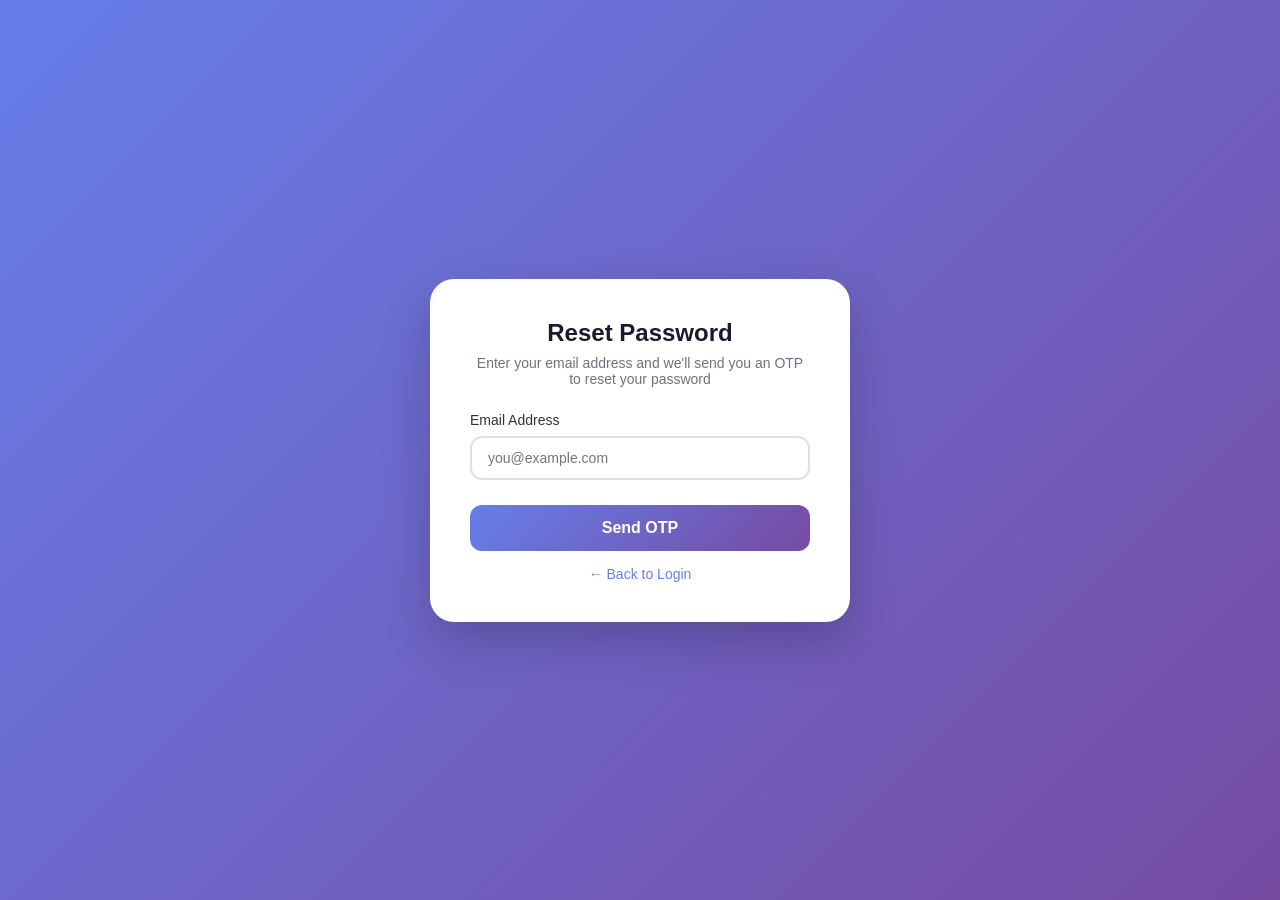
<file: set-new-password.html>
<!DOCTYPE html>
<html lang="en">
<head>
    <meta charset="UTF-8">
    <meta name="viewport" content="width=device-width, initial-scale=1.0">
    <title>Set New Password - Student Facial Recognition</title>
    <link rel="stylesheet" href="css/set-new-password.css">
    
</head>
<body>
    <div class="login-card">
       
        <h2>Set New Password</h2>
        <p class="subtitle">Create a new password for your account</p>
        
        <div class="success-message" id="successMessage">
            Password reset successful! Redirecting to login...
        </div>
        
        <div class="error-message" id="errorMessage">
         Password reset failed. Please try again.
        </div>

        <form id="setPasswordForm">
            <div class="form-group">
                <label for="newPassword">New Password</label>
                <input type="password" id="newPassword" placeholder="Enter new password (min 6 characters)">
                <div class="error-msg" id="passwordError">Password must be at least 6 characters</div>
            </div>
            
            <div class="form-group">
                <label for="confirmPassword">Confirm Password</label>
                <input type="password" id="confirmPassword" placeholder="Confirm your new password">
                <div class="error-msg" id="confirmError">Passwords do not match</div>
            </div>
            
            <button type="submit" class="btn-submit" id="resetPasswordBtn">Reset Password</button>
            <a href="login.html" class="btn-back">← Back to Login</a>
        </form>
    </div>

    <script src="js/set-new-password.js"></script>
</body>
</html>
</file>
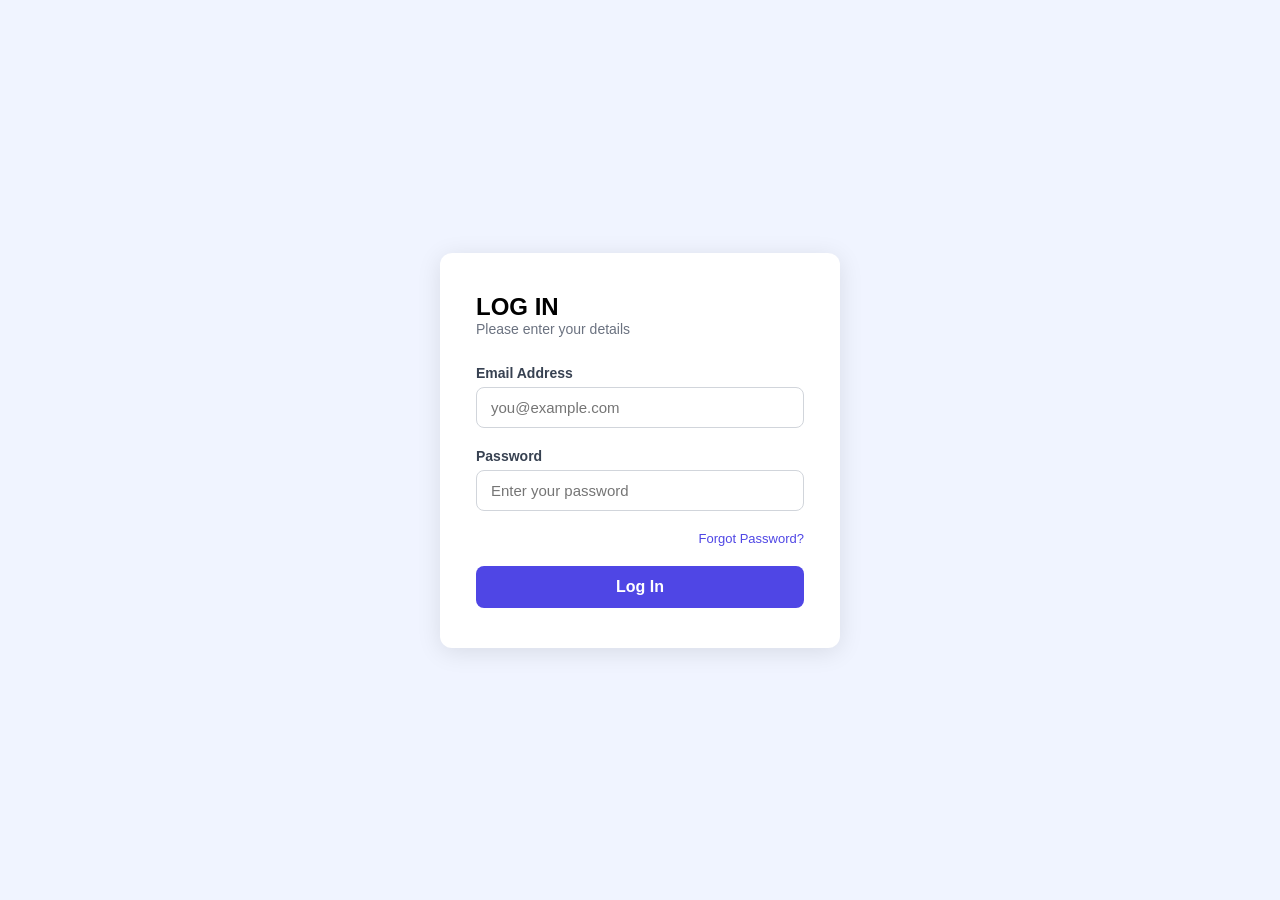
<file: students-list.html>
<!DOCTYPE html>
<html lang="en">
<head>
    <meta charset="UTF-8">
    <meta name="viewport" content="width=device-width, initial-scale=1.0">
    <title>Registered Students</title>
    
    <link rel="stylesheet" href="css/students-list.css">
</head>
<body>
    <!-- NAVIGATION BAR -->
    <nav class="nav-bar">
        <div class="nav-container">
            <ul class="nav-links">
                <li><a href="index.html" class="nav-link">Home</a></li>
                <li><a href="scan.html" class="nav-link">Face Scan</a></li>
                <li><a href="dashboard.html" class="nav-link">Dashboard</a></li>
                <li><a href="registration.html" class="nav-link">Registration</a></li>
            </ul>
            <div class="nav-right">
                <span class="nav-time" id="navClock">--:--:--</span>
                
            </div>
            <button class="hamburger" id="hamburger" onclick="toggleMenu()">
                <span></span><span></span><span></span>
            </button>
        </div>
        <div class="mobile-menu" id="mobileMenu">
            <a href="index.html">Home</a>
            <a href="scan.html">Face Scan</a>
            <a href="dashboard.html">Dashboard</a>
            <a href="registration.html">Registration</a>
            <a href="students-list.html" class="active">Students List</a>
            <a href="scan.html" class="btn btn-primary" style="margin-top:8px">Get Started</a>
        </div>
    </nav>

    <!-- MAIN CONTENT -->
    <div class="students-container">
        <div class="back-button">
            <a href="dashboard.html" class="back-btn">Back to Dashboard</a>
        </div>
        
        <div class="students-card">
            <div class="students-header">
                <h1>Registered Students</h1>
                <div class="filter-buttons">
                    <button class="filter-btn active" data-filter="all">All Students</button>
                    <button class="filter-btn" data-filter="verified">Verified</button>
                    <button class="filter-btn" data-filter="pending">Pending</button>
                </div>
            </div>

            <div class="stats-summary" id="statsSummary">
                <div class="stat-pill">Loading statistics...</div>
            </div>

            <div class="search-container">
                <input type="text" id="searchInput" class="search-input" placeholder="Search by name, reg number, or email...">
            </div>

            <div class="students-table">
                <table>
                    <thead>
                        <tr>
                            <th>#</th>
                            <th>Full Name</th>
                            <th>Registration Number</th>
                            <th>Department</th>
                            <th>Year</th>
                            <th>Faculty</th>
                        </tr>
                    </thead>
                    <tbody id="studentsTableBody">
                        <tr>
                            <td colspan="9" style="text-align: center;">Loading students...</td>
                        </tr>
                    </tbody>
                </table>
            </div>

            <div class="pagination" id="pagination">
                <button class="page-btn" id="prevPage" disabled>Previous</button>
                <span id="pageInfo">Page 1</span>
                <button class="page-btn" id="nextPage">Next</button>
            </div>
        </div>
    </div>

    <!-- FOOTER -->
    <footer class="footer">
        <div class="footer-container">
            <div class="footer-top">
                <div class="footer-brand">
                    <p class="footer-desc">
                        Facial recognition system for secure, contactless exam
                        eligibility verification in academic institutions.
                    </p>
                </div>
                <div class="footer-links-group">
                    <div class="footer-col">
                        <div class="footer-col-title">System</div>
                        <a href="scan.html" class="footer-link">Face Scan</a>
                        <a href="dashboard.html" class="footer-link">Dashboard</a>
                        <a href="students-list.html" class="footer-link">Students List</a>
                    </div>
                    
                </div>
            </div>
            <div class="footer-bottom">
                <span>© 2026 FacialRecog System. All rights reserved.</span>
            </div>
        </div>
    </footer>

    <script src="js/students-list.js"></script>
</body>
</html>
</file>
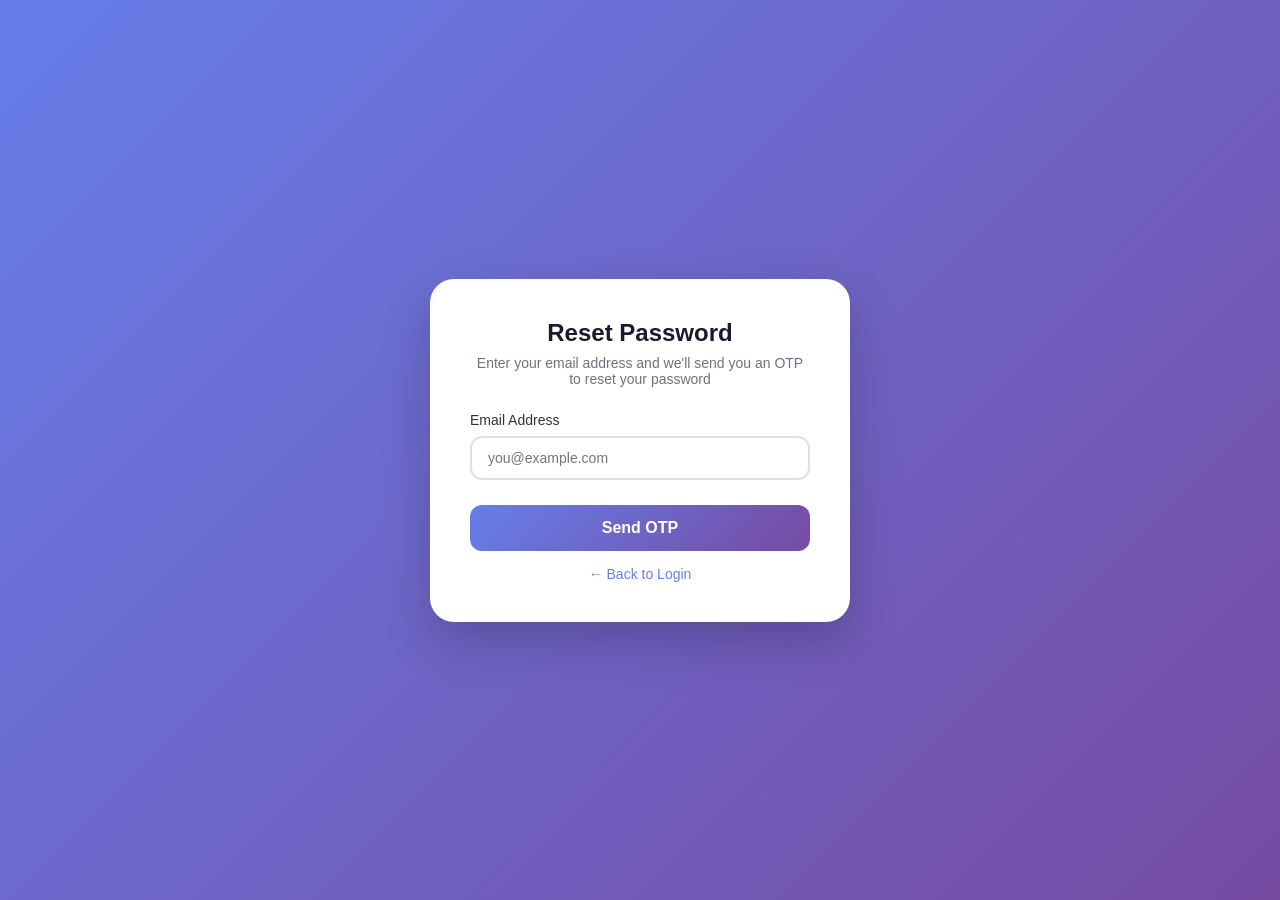
<file: verify-otp.html>
<!DOCTYPE html>
<html lang="en">
<head>
    <meta charset="UTF-8">
    <meta name="viewport" content="width=device-width, initial-scale=1.0">
    <title>Verify OTP - Student Facial Recognition</title>
    <link href="https://fonts.googleapis.com/css2?family=Poppins:wght@300;400;500;600;700&display=swap" rel="stylesheet">
    <link rel="stylesheet" href="css/verify-otp.css">
</head>
<body>
    <div class="login-card">
        <div class="logo-icon">
            <svg viewBox="0 0 24 24">
                <path d="M12 2C6.48 2 2 6.48 2 12s4.48 10 10 10 10-4.48 10-10S17.52 2 12 2zm0 4c1.1 0 2 .9 2 2s-.9 2-2 2-2-.9-2-2 .9-2 2-2zm0 13c-2.33 0-4.31-1.46-5.11-3.5h10.22c-.8 2.04-2.78 3.5-5.11 3.5z"/>
            </svg>
        </div>
        <h2>Verify OTP</h2>
        <p class="subtitle">Enter the 6-digit OTP sent to your email</p>
        
        <div class="success-message" id="successMessage">
             OTP verified! Redirecting to reset password...
        </div>
        
        <div class="error-message" id="errorMessage">
             Invalid OTP. Please try again.
        </div>

        <form id="verifyOtpForm">
            <div class="form-group">
                <label for="otp">Enter OTP Code</label>
                <input type="text" id="otp" placeholder="Enter 6-digit OTP" maxlength="6" required>
                <div class="error-msg" id="otpError">Please enter a valid 6-digit OTP</div>
            </div>
            
            <div class="resend-container">
                <p>Didn't receive OTP? <a href="#" id="resendOtp">Resend OTP</a></p>
            </div>
            
            <button type="submit" class="btn-submit" id="verifyOtpBtn">Verify OTP</button>
            <a href="reset-password.html" class="btn-back">← Back</a>
        </form>
    </div>

    <script src="js/verify-otp.js"></script>
</body>
</html>
</file>
<file: css/home.css>
* {
    margin: 0;
    padding: 0;
    box-sizing: border-box;
}

body {
    font-family: 'Segoe UI', Tahoma, Geneva, Verdana, sans-serif;
    background: linear-gradient(135deg, #667eea 0%, #764ba2 100%);
    min-height: 100vh;
    color: #1f2937;
    display: flex;
    flex-direction: column;
}

/*TYPOGRAPHY */
h1, h2, h3, h4, h5, h6 {
    font-weight: 700;
    line-height: 1.2;
}
/*NAVIGATION BAR*/
.nav-bar {
    background: rgba(255, 255, 255, 0.98);
    backdrop-filter: blur(10px);
    box-shadow: 0 2px 10px rgba(0, 0, 0, 0.1);
    position: sticky;
    top: 0;
    z-index: 1000;
}

.nav-container {
    max-width: 1400px;
    margin: 0 auto;
    padding: 1rem 2rem;
    display: flex;
    justify-content: space-between;
    align-items: center;
    flex-wrap: wrap;
}

.nav-links {
    display: flex;
    list-style: none;
    gap: 2rem;
}

.nav-link {
    text-decoration: none;
    color: #4a5568;
    font-weight: 500;
    transition: color 0.3s ease;
    position: relative;
}

.nav-link:hover {
    color: #667eea;
}

.nav-link.active {
    color: #667eea;
}

.nav-link.active::after {
    content: '';
    position: absolute;
    bottom: -8px;
    left: 0;
    right: 0;
    height: 2px;
    background: #667eea;
    border-radius: 2px;
}

.nav-right {
    display: flex;
    align-items: center;
    gap: 1.5rem;
}

.nav-time {
    font-family: 'Courier New', monospace;
    font-size: 1.1rem;
    font-weight: 600;
    color: #4a5568;
    background: #f3f4f6;
    padding: 0.5rem 1rem;
    border-radius: 8px;
}
/* Logout button style - red gradient to make it stand out */
.btn-logout {
    background: linear-gradient(135deg, #ef4444, #dc2626);
    color: white;
    border: none;
    padding: 8px 20px;
    border-radius: 8px;
    font-weight: 500;
    cursor: pointer;
    transition: all 0.3s ease;
    font-family: inherit;
}

/* When user hovers over logout button, it lifts up slightly */
.btn-logout:hover {
    transform: translateY(-2px);
    box-shadow: 0 5px 15px rgba(239, 68, 68, 0.4);
}

/*BUTTON STYLES*/
.btn {
    display: inline-flex;
    align-items: center;
    gap: 8px;
    text-decoration: none;
    font-weight: 600;
    transition: all 0.3s ease;
    cursor: pointer;
    border: none;
}

.btn-primary {
    background: linear-gradient(135deg, #667eea 0%, #764ba2 100%);
    color: white;
    padding: 0.75rem 1.5rem;
    border-radius: 8px;
}

.btn-primary:hover {
    transform: translateY(-2px);
    box-shadow: 0 4px 12px rgba(102, 126, 234, 0.4);
}

.btn-outline {
    background: transparent;
    color: #667eea;
    border: 2px solid #667eea;
    padding: 0.7rem 1.5rem;
    border-radius: 8px;
}

.btn-outline:hover {
    background: #667eea;
    color: white;
    transform: translateY(-2px);
}

.btn-sm {
    padding: 0.5rem 1rem;
    font-size: 0.875rem;
}

.btn-lg {
    padding: 1rem 2rem;
    font-size: 1rem;
}

/*HAMBURGER MENU*/
.hamburger {
    display: none;
    background: none;
    border: none;
    cursor: pointer;
    padding: 10px;
}

.hamburger span {
    display: block;
    width: 25px;
    height: 3px;
    background-color: #4a5568;
    margin: 5px 0;
    transition: all 0.3s ease;
}

.mobile-menu {
    display: none;
    flex-direction: column;
    padding: 1rem 2rem;
    background: white;
    border-top: 1px solid #e5e7eb;
}

.mobile-menu a {
    padding: 0.75rem 0;
    text-decoration: none;
    color: #4a5568;
    font-weight: 500;
}

.mobile-menu .mobile-link.active {
    color: #667eea;
}

.mobile-menu.show {
    display: flex;
}

/*HERO SECTION*/
.hero {
    padding: 4rem 2rem;
    min-height: calc(100vh - 80px);
    display: flex;
    align-items: center;
}

.hero-container {
    max-width: 1400px;
    margin: 0 auto;
    display: flex;
    justify-content: center;
    align-items: center;
}

/* Hero Text Styles */
.hero-text {
    color: white;
    text-align: center;
    max-width: 800px;
    margin: 0 auto;
}

.hero-badge {
    display: inline-flex;
    align-items: center;
    gap: 10px;
    background: rgba(255, 255, 255, 0.2);
    backdrop-filter: blur(10px);
    padding: 0.5rem 1.5rem;
    border-radius: 40px;
    margin-bottom: 2rem;
    width: fit-content;
    margin-left: auto;
    margin-right: auto;
}

.hero-badge h1 {
    font-size: 1.2rem;
    color: white;
    margin: 0;
}

.badge-dot {
    width: 10px;
    height: 10px;
    background: #10b981;
    border-radius: 50%;
    animation: pulse 2s infinite;
}

@keyframes pulse {
    0%, 100% { opacity: 1; transform: scale(1); }
    50% { opacity: 0.5; transform: scale(1.2); }
}

.hero-title {
    font-size: 3rem;
    color: white;
    margin-bottom: 1.5rem;
    line-height: 1.2;
    text-align: center;
}

.hero-subtitle {
    font-size: 1.1rem;
    color: rgba(255, 255, 255, 0.9);
    line-height: 1.6;
    margin-bottom: 2rem;
    text-align: center;
}

.hero-actions {
    display: flex;
    gap: 1rem;
    flex-wrap: wrap;
    margin-bottom: 0;
    justify-content: center;
}

/*FOOTER STYLES*/
.footer {
    background: rgba(0, 0, 0, 0.8);
    backdrop-filter: blur(10px);
    color: white;
    margin-top: auto;
}

.footer-container {
    max-width: 1400px;
    margin: 0 auto;
    padding: 3rem 2rem 1.5rem;
}

.footer-top {
    display: grid;
    grid-template-columns: 1fr 1fr;
    gap: 4rem;
    margin-bottom: 3rem;
}

.footer-brand {
    max-width: 400px;
}

.footer-logo {
    font-size: 1.5rem;
    font-weight: 700;
    margin-bottom: 1rem;
    background: linear-gradient(135deg, #667eea, #764ba2);
    -webkit-background-clip: text;
    background-clip: text;
    color: transparent;
}

.footer-desc {
    color: rgba(255, 255, 255, 0.7);
    line-height: 1.6;
}

.footer-links-group {
    display: grid;
    grid-template-columns: repeat(2, 1fr);
    gap: 2rem;
}

.footer-col-title {
    font-weight: 600;
    margin-bottom: 1rem;
    font-size: 1rem;
}

.footer-link {
    display: block;
    color: rgba(255, 255, 255, 0.7);
    text-decoration: none;
    margin-bottom: 0.75rem;
    transition: color 0.3s ease;
    font-size: 0.875rem;
}

.footer-link:hover {
    color: white;
}

.footer-bottom {
    padding-top: 1.5rem;
    border-top: 1px solid rgba(255, 255, 255, 0.1);
    display: flex;
    justify-content: space-between;
    align-items: center;
    flex-wrap: wrap;
    gap: 1rem;
    font-size: 0.75rem;
    color: rgba(255, 255, 255, 0.5);
}

.footer-mono {
    font-family: 'Courier New', monospace;
}

/*Toast-notification*/
 .toast-notification {
    position: fixed;
    bottom: 20px;
    right: 20px;
    padding: 12px 20px;
    border-radius: 8px;
    color: white;
    font-weight: 500;
    display: flex;
    align-items: center;
    gap: 12px;
    z-index: 9999;
    animation: slideIn 0.3s ease;
    box-shadow: 0 4px 12px rgba(0,0,0,0.2);
}

.toast-notification button {
    background: none;
    border: none;
    color: white;
    font-size: 20px;
    cursor: pointer;
    padding: 0 4px;
}

.toast-notification.success { background: #10b981; }
.toast-notification.error { background: #ef4444; }
.toast-notification.warning { background: #f59e0b; }

@keyframes slideIn {
    from { transform: translateX(100%); opacity: 0; }
    to { transform: translateX(0); opacity: 1; }
}

/*RESPONSIVE DESIGN*/
@media (max-width: 968px) {
    .hero-title {
        font-size: 2rem;
    }

    .nav-links, .nav-right {
        display: none;
    }

    .hamburger {
        display: block;
    }
    
    .footer-top {
        grid-template-columns: 1fr;
        gap: 2rem;
    }
    
    .hero-text {
        max-width: 100%;
    }
}

@media (max-width: 768px) {
    .hero {
        padding: 2rem 1rem;
    }

    .hero-title {
        font-size: 1.75rem;
    }

    .hero-subtitle {
        font-size: 1rem;
    }

    .hero-actions {
        flex-direction: column;
        align-items: stretch;
    }

    .btn {
        justify-content: center;
        width: 100%;
    }
    
    .footer-links-group {
        grid-template-columns: 1fr;
        gap: 1.5rem;
    }
    
    .footer-bottom {
        flex-direction: column;
        text-align: center;
    }
    
    .hero-badge h1 {
        font-size: 1rem;
    }
}

@media (max-width: 480px) {
    .hero-title {
        font-size: 1.5rem;
    }
    
    .hero-badge {
        padding: 0.5rem 1rem;
    }
    
    .hero-badge h1 {
        font-size: 0.875rem;
    }
    
    .btn-lg {
        padding: 0.75rem 1.5rem;
        font-size: 0.875rem;
    }
    .float-tag {
        display: none;
    }
}
</file>
<file: css/admins-list.css>
/*  ADMINS LIST PAGE STYLES  */

* {
    margin: 0;
    padding: 0;
    box-sizing: border-box;
}

body {
    font-family: 'Inter', 'Segoe UI', Tahoma, Geneva, Verdana, sans-serif;
    background: linear-gradient(135deg, #667eea 0%, #764ba2 100%);
    min-height: 100vh;
    display: flex;
    flex-direction: column;
}

/*  NAVIGATION BAR  */
.nav-bar {
    background: rgba(255, 255, 255, 0.98);
    backdrop-filter: blur(10px);
    box-shadow: 0 2px 10px rgba(0, 0, 0, 0.1);
    position: sticky;
    top: 0;
    z-index: 1000;
}

.nav-container {
    max-width: 1400px;
    margin: 0 auto;
    padding: 1rem 2rem;
    display: flex;
    justify-content: space-between;
    align-items: center;
    flex-wrap: wrap;
}

.nav-links {
    display: flex;
    list-style: none;
    gap: 2rem;
}

.nav-link {
    text-decoration: none;
    color: #4a5568;
    font-weight: 500;
    transition: color 0.3s ease;
    position: relative;
}

.nav-link:hover {
    color: #667eea;
}

.nav-link.active {
    color: #667eea;
}

.nav-link.active::after {
    content: '';
    position: absolute;
    bottom: -8px;
    left: 0;
    right: 0;
    height: 2px;
    background: #667eea;
    border-radius: 2px;
}

.nav-right {
    display: flex;
    align-items: center;
    gap: 1.5rem;
}

.nav-time {
    font-family: 'Courier New', monospace;
    font-size: 1.1rem;
    font-weight: 600;
    color: #4a5568;
    background: #f3f4f6;
    padding: 0.5rem 1rem;
    border-radius: 8px;
}

.user-role {
    background: linear-gradient(135deg, #667eea, #764ba2);
    color: white;
    padding: 0.4rem 1rem;
    border-radius: 20px;
    font-size: 0.8rem;
    font-weight: 600;
}

.hamburger {
    display: none;
    flex-direction: column;
    gap: 5px;
    background: none;
    border: none;
    cursor: pointer;
    padding: 5px;
}

.hamburger span {
    width: 25px;
    height: 3px;
    background: #333;
    border-radius: 3px;
    transition: all 0.3s ease;
}

.mobile-menu {
    display: none;
    flex-direction: column;
    background: white;
    padding: 20px;
    border-top: 1px solid #e0e0e0;
}

.mobile-menu.show {
    display: flex;
}

.mobile-menu a {
    padding: 12px 0;
    text-decoration: none;
    color: #333;
    font-weight: 500;
    border-bottom: 1px solid #f0f0f0;
}

.mobile-menu a:last-child {
    border-bottom: none;
}

.mobile-menu a.active {
    color: #667eea;
}

/*  MAIN CONTAINER  */
.admins-container {
    max-width: 1400px;
    width: 100%;
    margin: 30px auto;
    padding: 0 20px;
    flex: 1;
}

/*  BACK BUTTON  */
.back-button {
    margin-bottom: 20px;
}

.back-btn {
    display: inline-flex;
    align-items: center;
    gap: 8px;
    background: white;
    padding: 10px 20px;
    border-radius: 10px;
    text-decoration: none;
    color: #667eea;
    font-weight: 500;
    transition: all 0.3s ease;
    box-shadow: 0 2px 10px rgba(0, 0, 0, 0.1);
}

.back-btn:hover {
    transform: translateX(-5px);
    box-shadow: 0 5px 15px rgba(102, 126, 234, 0.3);
}

/*  ADMINS CARD  */
.admins-card {
    background: white;
    border-radius: 24px;
    padding: 30px;
    box-shadow: 0 20px 50px rgba(0, 0, 0, 0.2);
    animation: fadeIn 0.5s ease-in-out;
}

@keyframes fadeIn {
    from {
        opacity: 0;
        transform: translateY(-20px);
    }
    to {
        opacity: 1;
        transform: translateY(0);
    }
}

/*  HEADER  */
.admins-header {
    text-align: center;
    margin-bottom: 25px;
}

.admins-header h1 {
    font-size: 28px;
    color: #1a1a2e;
    margin-bottom: 8px;
}

.admins-header p {
    color: #666;
    font-size: 14px;
}

/*  STATS SUMMARY  */
.stats-summary {
    display: flex;
    gap: 15px;
    margin-bottom: 25px;
    flex-wrap: wrap;
    padding-bottom: 15px;
    border-bottom: 1px solid #e0e0e0;
}

.stat-pill {
    background: #f8f9fa;
    padding: 8px 16px;
    border-radius: 20px;
    font-size: 14px;
}

.stat-pill span:first-child {
    font-weight: 600;
    color: #667eea;
}

/*  SEARCH CONTAINER  */
.search-container {
    display: flex;
    gap: 15px;
    margin-bottom: 20px;
    flex-wrap: wrap;
}

.search-input {
    flex: 1;
    padding: 12px 18px;
    border: 2px solid #e0e0e0;
    border-radius: 12px;
    font-size: 14px;
    font-family: inherit;
    transition: all 0.3s ease;
    outline: none;
    min-width: 200px;
}

.search-input:focus {
    border-color: #667eea;
    box-shadow: 0 0 0 3px rgba(102, 126, 234, 0.1);
}

.add-admin-btn {
     background: linear-gradient(135deg, #667eea, #764ba2);
    color: white;
    border-color: transparent;
    
    padding: 12px 24px;
    border: none;
    border-radius: 12px;
    font-weight: 600;
    cursor: pointer;
    transition: all 0.3s ease;
}

.add-admin-btn:hover {
    transform: translateY(-2px);
    box-shadow: 0 5px 20px rgba(245, 158, 11, 0.4);
}

/*  FILTERS  */
.filters {
    display: flex;
    gap: 10px;
    margin-bottom: 25px;
    flex-wrap: wrap;
}

.filter-btn {
    padding: 8px 20px;
    border: 2px solid #e0e0e0;
    background: white;
    border-radius: 30px;
    cursor: pointer;
    transition: all 0.3s ease;
    font-weight: 500;
    font-family: inherit;
}

.filter-btn:hover {
    transform: translateY(-2px);
    border-color: #667eea;
}

.filter-btn.active {
    background: linear-gradient(135deg, #667eea, #764ba2);
    color: white;
    border-color: transparent;
}

/*  TABLE STYLES  */
.admins-table {
    overflow-x: auto;
    margin-bottom: 20px;
}

table {
    width: 100%;
    border-collapse: collapse;
}

th, td {
    padding: 14px 12px;
    text-align: left;
    border-bottom: 1px solid #e0e0e0;
}

th {
    background: #f8f9fa;
    font-weight: 600;
    color: #333;
    font-size: 14px;
}

tr:hover {
    background: #f8f9fa;
}

/*  STATUS BADGES  */
.status-badge {
    padding: 4px 12px;
    border-radius: 20px;
    font-size: 12px;
    font-weight: 600;
    display: inline-block;
}

.status-active {
    background: #d1fae5;
    color: #059669;
}

.status-inactive {
    background: #fee2e2;
    color: #dc2626;
}

/*  ACTION BUTTONS  */
.action-buttons {
    display: flex;
    gap: 8px;
}

.btn-edit {
    background: linear-gradient(135deg, #667eea, #764ba2);
    color: white;
    border: none;
    padding: 5px 12px;
    border-radius: 6px;
    cursor: pointer;
    font-size: 12px;
    transition: all 0.3s ease;
}

.btn-edit:hover {
    transform: translateY(-1px);
    box-shadow: 0 2px 6px rgba(102, 126, 234, 0.4);
}

.btn-delete {
    background: #ef4444;
    color: white;
    border: none;
    padding: 5px 12px;
    border-radius: 6px;
    cursor: pointer;
    font-size: 12px;
    transition: all 0.3s ease;
}

.btn-delete:hover {
    background: #dc2626;
    transform: translateY(-1px);
}

/*  PAGINATION  */
.pagination {
    display: flex;
    justify-content: center;
    align-items: center;
    gap: 20px;
    margin-top: 25px;
    padding-top: 20px;
    border-top: 1px solid #e0e0e0;
}

.page-btn {
    padding: 8px 20px;
    background: linear-gradient(135deg, #667eea, #764ba2);
    color: white;
    border: none;
    border-radius: 8px;
    cursor: pointer;
    transition: all 0.3s ease;
    font-family: inherit;
    font-weight: 500;
}

.page-btn:hover:not(:disabled) {
    transform: translateY(-2px);
    box-shadow: 0 5px 15px rgba(102, 126, 234, 0.4);
}

.page-btn:disabled {
    opacity: 0.5;
    cursor: not-allowed;
}

#pageInfo {
    font-size: 14px;
    color: #666;
}

/*  FOOTER  */
.footer {
    background: #1f2937;
    color: white;
    margin-top: 40px;
}

.footer-container {
    max-width: 1400px;
    margin: 0 auto;
    padding: 20px 30px;
}

.footer-bottom {
    text-align: center;
    padding-top: 15px;
    border-top: 1px solid #374151;
    color: #9ca3af;
    font-size: 12px;
}

/*  RESPONSIVE DESIGN  */
@media (max-width: 768px) {
    .nav-links {
        display: none;
    }

    .nav-right {
        display: none;
    }

    .hamburger {
        display: flex;
    }

    .nav-container {
        padding: 1rem;
    }

    .admins-card {
        padding: 20px;
    }

    .admins-header h1 {
        font-size: 22px;
    }

    .search-container {
        flex-direction: column;
    }

    .add-admin-btn {
        width: 100%;
    }

    .filters {
        justify-content: center;
    }

    th, td {
        padding: 10px 8px;
        font-size: 12px;
    }

    .action-buttons {
        flex-direction: column;
        gap: 5px;
    }

    .btn-edit, .btn-delete {
        padding: 3px 8px;
        font-size: 10px;
    }
}

@media (max-width: 480px) {
    .admins-container {
        margin: 15px auto;
        padding: 0 15px;
    }

    .admins-card {
        padding: 15px;
    }

    .admins-header h1 {
        font-size: 20px;
    }

    .stat-pill {
        font-size: 12px;
    }

    .filter-btn {
        padding: 5px 12px;
        font-size: 12px;
    }
}
</file>
<file: css/capture.css>
* {
    margin: 0;
    padding: 0;
    box-sizing: border-box;
}

body {
    font-family: 'Poppins', 'Segoe UI', Tahoma, Geneva, Verdana, sans-serif;
    background: linear-gradient(135deg, #667eea 0%, #764ba2 100%);
    min-height: 100vh;
}

/*NAVIGATION BAR STYLES*/
.nav-bar {
    background: rgba(255, 255, 255, 0.98);
    backdrop-filter: blur(10px);
    box-shadow: 0 2px 10px rgba(0, 0, 0, 0.1);
    position: sticky;
    top: 0;
    z-index: 1000;
}

.nav-container {
    max-width: 1400px;
    margin: 0 auto;
    padding: 1rem 2rem;
    display: flex;
    justify-content: space-between;
    align-items: center;
    flex-wrap: wrap;
}

.nav-links {
    display: flex;
    list-style: none;
    gap: 2rem;
}

.nav-link {
    text-decoration: none;
    color: #4a5568;
    font-weight: 500;
    transition: color 0.3s ease;
    position: relative;
}

.nav-link:hover {
    color: #667eea;
}

.nav-link.active {
    color: #667eea;
}

.nav-link.active::after {
    content: '';
    position: absolute;
    bottom: -8px;
    left: 0;
    right: 0;
    height: 2px;
    background: #667eea;
    border-radius: 2px;
}

.nav-right {
    display: flex;
    align-items: center;
    gap: 1.5rem;
}

.nav-time {
    font-family: 'Courier New', monospace;
    font-size: 1.1rem;
    font-weight: 600;
    color: #4a5568;
    background: #f3f4f6;
    padding: 0.5rem 1rem;
    border-radius: 8px;
}

.btn {
    text-decoration: none;
    padding: 8px 20px;
    border-radius: 8px;
    font-weight: 500;
    transition: all 0.3s ease;
    display: inline-block;
    cursor: pointer;
    border: none;
}

.btn-primary {
    background: linear-gradient(135deg, #667eea, #764ba2);
    color: white;
}

.btn-primary:hover {
    transform: translateY(-2px);
    box-shadow: 0 5px 15px rgba(102, 126, 234, 0.4);
}

.btn-sm {
    padding: 6px 16px;
    font-size: 13px;
}

.hamburger {
    display: none;
    flex-direction: column;
    gap: 5px;
    background: none;
    border: none;
    cursor: pointer;
    padding: 5px;
}

.hamburger span {
    width: 25px;
    height: 3px;
    background: #333;
    border-radius: 3px;
    transition: all 0.3s ease;
}

.mobile-menu {
    display: none;
    flex-direction: column;
    background: white;
    padding: 20px;
    border-top: 1px solid #e0e0e0;
}

.mobile-menu.show {
    display: flex;
}

.mobile-menu a {
    padding: 12px 0;
    text-decoration: none;
    color: #333;
    font-weight: 500;
    border-bottom: 1px solid #f0f0f0;
}

.mobile-menu a:last-child {
    border-bottom: none;
}

/*CAPTURE CONTAINER*/
.capture-container {
    max-width: 800px;
    width: 100%;
    margin: 40px auto;
    padding: 0 20px;
}

/*CARD STYLES*/
.card {
    background: white;
    border-radius: 24px;
    padding: 30px;
    box-shadow: 0 20px 50px rgba(0, 0, 0, 0.2);
    animation: fadeIn 0.5s ease-in-out;
}

@keyframes fadeIn {
    from {
        opacity: 0;
        transform: translateY(-20px);
    }
    to {
        opacity: 1;
        transform: translateY(0);
    }
}

/*CARD HEADER*/
.card-header {
    text-align: center;
    margin-bottom: 25px;
}

.card-header h1 {
    font-size: 28px;
    color: #1a1a2e;
    margin-bottom: 8px;
}

.card-header p {
    color: #666;
    font-size: 14px;
}

.logo-icon {
    width: 60px;
    height: 60px;
    background: linear-gradient(135deg, #667eea, #764ba2);
    border-radius: 15px;
    display: flex;
    align-items: center;
    justify-content: center;
    margin: 0 auto 15px;
}

.logo-icon svg {
    width: 35px;
    height: 35px;
    fill: white;
}

/*STUDENT INFO CARD */
.student-info-card {
    background: #f8f9fa;
    border-radius: 12px;
    padding: 15px;
    margin-bottom: 20px;
    display: flex;
    justify-content: space-between;
    align-items: center;
    flex-wrap: wrap;
    gap: 10px;
    border: 1px solid #e8e8e8;
}

.student-info-card .label {
    font-weight: 600;
    color: #667eea;
}

.student-info-card .value {
    color: #333;
    font-weight: 500;
}

/*CAMERA BOX*/
.camera-box {
    background: #1a1a2e;
    border-radius: 20px;
    overflow: hidden;
    margin-bottom: 20px;
}

.camera-header {
    padding: 15px 20px;
    background: #16213e;
    display: flex;
    justify-content: space-between;
    align-items: center;
}

.camera-title {
    color: white;
    font-size: 16px;
    font-weight: 600;
}

.live-badge {
    background: #dc2626;
    color: white;
    padding: 4px 12px;
    border-radius: 20px;
    font-size: 11px;
    font-weight: bold;
    display: flex;
    align-items: center;
    gap: 6px;
    animation: pulse 1.5s infinite;
}

.live-dot {
    width: 8px;
    height: 8px;
    background: white;
    border-radius: 50%;
    animation: blink 1s infinite;
}

@keyframes pulse {
    0%, 100% { opacity: 1; }
    50% { opacity: 0.7; }
}

@keyframes blink {
    0%, 100% { opacity: 1; }
    50% { opacity: 0.3; }
}

/*VIDEO WRAPPER*/
.video-wrapper {
    position: relative;
    background: #000;
    min-height: 400px;
    display: flex;
    justify-content: center;
    align-items: center;
}

#videoFeed {
    width: 100%;
    height: auto;
    transform: scaleX(-1);
}

/*CIRCULAR SCAN OVERLAY*/
.scan-overlay {
    position: absolute;
    top: 0;
    left: 0;
    width: 100%;
    height: 100%;
    display: flex;
    justify-content: center;
    align-items: center;
    pointer-events: none;
    z-index: 10;
}

.scan-frame {
    width: 280px;
    height: 280px;
    border-radius: 50%;
    position: relative;
    border: 3px solid #2196f3;
    box-shadow: 0 0 0 9999px rgba(0, 0, 0, 0.6);
    animation: scanPulse 2s ease-in-out infinite;
}

/* Moving thin scan line */
.scan-frame::after {
    content: '';
    position: absolute;
    top: 0;
    left: 0;
    width: 100%;
    height: 2px;
    background: linear-gradient(90deg, transparent, #2196f3, #4caf50, #2196f3, transparent);
    animation: scanLine 2.5s ease-in-out infinite;
    border-radius: 2px;
}

@keyframes scanPulse {
    0%, 100% {
        border-color: #2196f3;
    }
    50% {
        border-color: #4caf50;
    }
}

@keyframes scanLine {
    0% {
        top: 0%;
    }
    50% {
        top: 100%;
        transform: translateY(-100%);
    }
    100% {
        top: 0%;
    }
}

.alignment-text {
    position: absolute;
    bottom: 80px;
    left: 50%;
    transform: translateX(-50%);
    color: white;
    font-size: 14px;
    font-weight: 500;
    background: rgba(0, 0, 0, 0.75);
    padding: 6px 16px;
    border-radius: 25px;
    font-family: 'Poppins', sans-serif;
    z-index: 20;
    white-space: nowrap;
    pointer-events: none;
    letter-spacing: 0.5px;
}

/*CAPTURE BUTTON*/
.capture-btn-container {
    position: absolute;
    bottom: 20px;
    left: 50%;
    transform: translateX(-50%);
    z-index: 20;
    pointer-events: auto;
}

.capture-btn {
    width: 70px;
    height: 70px;
    border-radius: 50%;
    background: linear-gradient(135deg, #667eea, #764ba2);
    border: 4px solid white;
    cursor: pointer;
    display: flex;
    align-items: center;
    justify-content: center;
    transition: all 0.3s ease;
    box-shadow: 0 6px 20px rgba(0, 0, 0, 0.3);
}

.capture-btn:hover {
    transform: scale(1.08);
    background: linear-gradient(135deg, #5a67d8, #6b46c1);
    box-shadow: 0 8px 25px rgba(102, 126, 234, 0.4);
}

.capture-btn:active {
    transform: scale(0.95);
}

/*ACTION BUTTONS*/
.action-buttons {
    display: flex;
    gap: 15px;
    margin-top: 20px;
}

.btn-capture {
    flex: 1;
    background: linear-gradient(135deg, #667eea, #764ba2);
    color: white;
    padding: 14px;
    border: none;
    border-radius: 12px;
    font-size: 16px;
    font-weight: 600;
    cursor: pointer;
    transition: all 0.3s ease;
}

.btn-capture:hover {
    transform: translateY(-2px);
    box-shadow: 0 5px 20px rgba(102, 126, 234, 0.4);
}

.btn-retake {
    flex: 1;
    background: #f0f2f5;
    color: #333;
    padding: 14px;
    border: none;
    border-radius: 12px;
    font-size: 16px;
    font-weight: 600;
    cursor: pointer;
    transition: all 0.3s ease;
}

.btn-retake:hover {
    background: #e0e0e0;
    transform: translateY(-2px);
}

.btn-finish {
    width: 100%;
    background: linear-gradient(135deg, #22c55e, #16a34a);
    color: white;
    padding: 14px;
    border: none;
    border-radius: 12px;
    font-size: 16px;
    font-weight: 600;
    cursor: pointer;
    transition: all 0.3s ease;
    margin-top: 15px;
    display: none;
}

.btn-finish:hover {
    transform: translateY(-2px);
    box-shadow: 0 5px 20px rgba(34, 197, 94, 0.4);
}

.btn-finish:active {
    transform: translateY(0);
}

.btn-finish:disabled {
    opacity: 0.7;
    cursor: not-allowed;
    transform: none;
}

/*CAPTURED PREVIEW*/
.captured-preview {
    display: none;
    margin-top: 20px;
    text-align: center;
    animation: fadeIn 0.3s ease;
}

.captured-preview p {
    margin-bottom: 8px;
    color: #333;
    font-weight: 500;
}

.captured-preview img {
    width: 120px;
    height: 120px;
    border-radius: 50%;
    object-fit: cover;
    border: 3px solid #22c55e;
    box-shadow: 0 4px 15px rgba(0, 0, 0, 0.1);
}

/*MESSAGE STYLES*/
.message {
    margin-top: 15px;
    padding: 12px;
    border-radius: 10px;
    text-align: center;
    display: none;
    font-size: 14px;
    font-weight: 500;
}

.message.success {
    background: #d1fae5;
    color: #059669;
    display: block;
}

.message.error {
    background: #fee2e2;
    color: #dc2626;
    display: block;
}

.message.info {
    background: #e0f2fe;
    color: #0284c7;
    display: block;
}

/*INFO TEXT*/
.info-text {
    font-size: 12px;
    color: #888;
    text-align: center;
    margin-top: 15px;
}

/*RESPONSIVE DESIGN*/
@media (max-width: 768px) {
    .nav-links {
        display: none;
    }

    .nav-right {
        display: none;
    }

    .hamburger {
        display: flex;
    }

    .nav-container {
        padding: 15px 20px;
    }

    .capture-container {
        margin: 20px auto;
        padding: 0 15px;
    }

    .card {
        padding: 25px;
    }

    .card-header h1 {
        font-size: 22px;
    }

    .card-header p {
        font-size: 12px;
    }

    .scan-frame {
        width: 240px;
        height: 240px;
    }

    .capture-btn {
        width: 60px;
        height: 60px;
    }

    .capture-btn svg {
        width: 24px;
        height: 24px;
    }

    .alignment-text {
        font-size: 12px;
        bottom: 70px;
        white-space: nowrap;
        padding: 5px 12px;
    }

    .student-info-card {
        flex-direction: column;
        text-align: center;
        font-size: 13px;
    }

    .action-buttons {
        flex-direction: column;
        gap: 10px;
    }

    .btn-capture, .btn-retake {
        padding: 12px;
        font-size: 14px;
    }

    .btn-finish {
        padding: 12px;
        font-size: 14px;
    }
}

@media (max-width: 480px) {
    .capture-container {
        margin: 15px auto;
    }

    .card {
        padding: 20px;
    }

    .card-header h1 {
        font-size: 18px;
    }

    .scan-frame {
        width: 200px;
        height: 200px;
    }

    .capture-btn {
        width: 55px;
        height: 55px;
    }

    .alignment-text {
        font-size: 10px;
        bottom: 65px;
    }

    .captured-preview img {
        width: 100px;
        height: 100px;
    }

    .info-text {
        font-size: 10px;
    }
}

/*UTILITY CLASSES*/
.text-center {
    text-align: center;
}

.mt-10 {
    margin-top: 10px;
}

.mb-10 {
    margin-bottom: 10px;
}

.hidden {
    display: none;
}
</file>
<file: css/dashboard.css>
/* DASHBOARD PAGE */

.dashboard {
    padding: 2rem;
    min-height: calc(100vh - 80px);
}

.dashboard-container {
    max-width: 1400px;
    margin: 0 auto;
}

/* DASHBOARD HEADER */
.dashboard-header {
    text-align: center;
    margin-bottom: 3rem;
}

.dashboard-header h1 {
    font-size: 2.5rem;
    color: white;
    margin-bottom: 0.5rem;
    font-weight: 700;
}

.dashboard-header p {
    font-size: 1.1rem;
    color: rgba(255, 255, 255, 0.9);
}

/* STATS GRID */
.stats-grid {
    display: grid;
    grid-template-columns: repeat(auto-fit, minmax(220px, 1fr));
    gap: 1.5rem;
    margin-bottom: 2rem;
}

.stat-card {
    background: white;
    border-radius: 16px;
    padding: 1.5rem;
    display: flex;
    align-items: center;
    gap: 1rem;
    box-shadow: 0 4px 6px rgba(0, 0, 0, 0.1);
    transition: all 0.3s ease;
    cursor: pointer;
}

.stat-card:hover {
    transform: translateY(-5px);
    box-shadow: 0 10px 25px rgba(0, 0, 0, 0.15);
    background: linear-gradient(135deg, #667eea 0%, #764ba2 100%);
}

.stat-card:hover .stat-icon,
.stat-card:hover .stat-value,
.stat-card:hover .stat-label {
    color: white;
}

.stat-icon {
    font-size: 2.5rem;
}

.stat-info {
    display: flex;
    flex-direction: column;
}

.stat-value {
    font-size: 2rem;
    font-weight: 700;
    color: #1f2937;
}

.stat-label {
    font-size: 0.875rem;
    color: #6b7280;
}

/* QUICK ACTIONS */
.quick-actions {
    display: grid;
    grid-template-columns: repeat(auto-fit, minmax(180px, 1fr));
    gap: 1rem;
    margin-bottom: 2rem;
}

.action-btn {
    display: flex;
    align-items: center;
    justify-content: center;
    gap: 0.5rem;
    background: white;
    padding: 0.75rem 1.5rem;
    border-radius: 12px;
    text-decoration: none;
    color: #4a5568;
    font-weight: 500;
    transition: all 0.3s ease;
    box-shadow: 0 2px 4px rgba(0, 0, 0, 0.05);
    border: 1px solid #e5e7eb;
}

.action-btn:hover {
    transform: translateY(-3px);
    box-shadow: 0 5px 15px rgba(102, 126, 234, 0.3);
    background: linear-gradient(135deg, #667eea, #764ba2);
    color: white;
    border-color: transparent;
}

/* Admin Action Button */
.action-btn.action-admin {
    background: linear-gradient(135deg, #f59e0b, #d97706);
    color: white;
    border: none;
}

.action-btn.action-admin:hover {
    background: linear-gradient(135deg, #d97706, #b45309);
    box-shadow: 0 5px 20px rgba(245, 158, 11, 0.4);
}

/* DASHBOARD SECTIONS */
.dashboard-section {
    background: white;
    border-radius: 16px;
    padding: 1.5rem;
    margin-bottom: 1.5rem;
    box-shadow: 0 4px 6px rgba(0, 0, 0, 0.1);
}

.section-header {
    display: flex;
    justify-content: space-between;
    align-items: center;
    margin-bottom: 1.5rem;
    padding-bottom: 0.75rem;
    border-bottom: 2px solid #e5e7eb;
    flex-wrap: wrap;
    gap: 1rem;
}

.section-header h2 {
    font-size: 1.25rem;
    color: #1f2937;
    font-weight: 600;
}

/* BUTTONS */
.btn-outline {
    background: transparent;
    border: 1px solid #667eea;
    color: #667eea;
    padding: 0.4rem 1rem;
    border-radius: 8px;
    cursor: pointer;
    transition: all 0.3s ease;
    text-decoration: none;
    font-size: 0.875rem;
    font-weight: 500;
}

.btn-outline:hover {
    background: #667eea;
    color: white;
}

/* ADMIN PROFILE */
.admin-profile {
    margin-bottom: 0;
}

.profile-card {
    display: flex;
    align-items: center;
    gap: 1.5rem;
    background: #f9fafb;
    padding: 1.5rem;
    border-radius: 16px;
    flex-wrap: wrap;
}


.profile-details h3 {
    margin: 0 0 0.25rem 0;
    color: #1f2937;
    font-size: 1.25rem;
}

.profile-details p {
    margin: 0;
    color: #6b7280;
    font-size: 0.875rem;
}

.profile-status {
    margin-left: auto;
}

.role-badge {
    background: linear-gradient(135deg, #667eea, #764ba2);
    color: white;
    padding: 0.35rem 1.25rem;
    border-radius: 20px;
    font-size: 0.875rem;
    font-weight: 600;
}

/* DATA TABLES  */
.data-table {
    overflow-x: auto;
}

table {
    width: 100%;
    border-collapse: collapse;
}

thead th {
    text-align: left;
    padding: 0.75rem 1rem;
    background: #f9fafb;
    color: #4a5568;
    font-weight: 600;
    font-size: 0.875rem;
}

tbody td {
    padding: 0.75rem 1rem;
    border-bottom: 1px solid #e5e7eb;
    color: #1f2937;
    font-size: 0.875rem;
}

tbody tr:hover {
    background: #f9fafb;
}

/*  STATUS BADGES  */
.status-verified {
    background: #d1fae5;
    color: #059669;
    padding: 0.25rem 0.75rem;
    border-radius: 20px;
    font-size: 0.75rem;
    font-weight: 600;
    display: inline-block;
}

.status-pending {
    background: #fef3c7;
    color: #d97706;
    padding: 0.25rem 0.75rem;
    border-radius: 20px;
    font-size: 0.75rem;
    font-weight: 600;
    display: inline-block;
}


/* FOOTER STYLES */
.footer {
    background: #1f2937;
    color: white;
    margin-top: 3rem;
    padding: 2rem 0 1rem;
}

.footer-container {
    max-width: 1400px;
    margin: 0 auto;
    padding: 0 2rem;
}

.footer-top {
    display: flex;
    justify-content: space-between;
    flex-wrap: wrap;
    gap: 2rem;
    margin-bottom: 2rem;
}

.footer-brand {
    flex: 1;
    min-width: 250px;
}

.footer-desc {
    color: #9ca3af;
    font-size: 0.875rem;
    line-height: 1.6;
    max-width: 300px;
}

.footer-links-group {
    display: flex;
    gap: 3rem;
    flex-wrap: wrap;
}

.footer-col-title {
    font-weight: 600;
    margin-bottom: 1rem;
    color: white;
    font-size: 1rem;
}

.footer-link {
    display: block;
    color: #9ca3af;
    text-decoration: none;
    font-size: 0.875rem;
    margin-bottom: 0.5rem;
    transition: color 0.3s ease;
}

.footer-link:hover {
    color: #667eea;
}

.footer-bottom {
    text-align: center;
    padding-top: 1.5rem;
    border-top: 1px solid #374151;
    color: #6b7280;
    font-size: 0.75rem;
}

/* RESPONSIVE DESIGN  */
@media (max-width: 768px) {
    .dashboard {
        padding: 1rem;
    }
    
    .dashboard-header h1 {
        font-size: 1.75rem;
    }
    
    .dashboard-header p {
        font-size: 0.875rem;
    }
    
    .stats-grid {
        grid-template-columns: repeat(2, 1fr);
        gap: 1rem;
    }
    
    .stat-card {
        padding: 1rem;
    }
    
    .stat-value {
        font-size: 1.5rem;
    }
    
    .stat-icon {
        font-size: 2rem;
    }
    
    .quick-actions {
        grid-template-columns: repeat(2, 1fr);
    }
    
    .dashboard-section {
        padding: 1rem;
    }
    
    .section-header {
        flex-direction: column;
        align-items: flex-start;
    }
    
    .profile-card {
        flex-direction: column;
        text-align: center;
    }
    
    .profile-status {
        margin-left: 0;
    }
    
    .profile-avatar {
        margin: 0 auto;
    }
    
    .footer-top {
        flex-direction: column;
        gap: 1.5rem;
    }
}

@media (max-width: 480px) {
    .stats-grid {
        grid-template-columns: 1fr;
    }
    
    .quick-actions {
        grid-template-columns: 1fr;
    }
    
    .dashboard-header h1 {
        font-size: 1.5rem;
    }
    
    thead th, tbody td {
        padding: 0.5rem;
        font-size: 0.75rem;
    }
}
</file>
<file: css/login.css>
* {
  margin: 0;
  padding: 0;
  box-sizing: border-box;
}

body {
  font-family: sans-serif;
  background-color: #f0f4ff;
  display: flex;
  justify-content: center;
  align-items: center;
  min-height: 100vh;
}

.login-card {
  background-color: #ffffff;
  padding: 40px 36px;
  border-radius: 12px;
  box-shadow: 0 4px 24px rgba(0, 0, 0, 0.1);
  width: 100%;
  max-width: 400px;
}

h1 {
  font-size: 26px;
  color: #1a1a2e;
  margin-bottom: 6px;
}

p {
  font-size: 14px;
  color: #6b7280;
  margin-bottom: 28px;
}

.form-group {
  margin-bottom: 20px;
}

.form-group label {
  display: block;
  font-size: 14px;
  font-weight: 600;
  color: #374151;
  margin-bottom: 6px;
}

.form-group input {
  width: 100%;
  padding: 11px 14px;
  border: 1.5px solid #d1d5db;
  border-radius: 8px;
  font-size: 15px;
  outline: none;
}

.form-group input:focus {
  border-color: #4f46e5;
}

button {
  width: 100%;
  padding: 12px;
  background-color: #4f46e5;
  color: #ffffff;
  border: none;
  border-radius: 8px;
  font-size: 16px;
  font-weight: 600;
  cursor: pointer;
}

button:hover {
  background-color: #4338ca;
}
a {
  display: block;
  text-align: right;
  font-size: 13px;
  color: #4f46e5;
  text-decoration: none;
  margin-bottom: 20px;
}

a:hover {
  text-decoration: underline;
}
.btn-login {
  display: block;
  text-align: center;
  background-color: #4f46e5;
  color: #ffffff;
  padding: 12px;
  border-radius: 8px;
  font-size: 16px;
  font-weight: 600;
  text-decoration: none;
  margin-top: 12px;
}

.btn-login:hover {
  background-color: #4338ca;
}
</file>
<file: css/register-admin.css>
/*REGISTER ADMIN PAGE STYLES  */

* {
    margin: 0;
    padding: 0;
    box-sizing: border-box;
}

body {
    font-family: 'Poppins', 'Segoe UI', Tahoma, Geneva, Verdana, sans-serif;
    background: linear-gradient(135deg, #667eea 0%, #764ba2 100%);
    min-height: 100vh;
    display: flex;
    flex-direction: column;
}

/*NAVIGATION BAR STYLES*/
.nav-bar {
    background: white;
    box-shadow: 0 2px 10px rgba(0, 0, 0, 0.1);
    position: sticky;
    top: 0;
    z-index: 1000;
}

.nav-container {
    max-width: 1400px;
    margin: 0 auto;
    padding: 1rem 2rem;
    display: flex;
    justify-content: space-between;
    align-items: center;
    flex-wrap: wrap;
}

.nav-links {
    display: flex;
    list-style: none;
    gap: 2rem;
}

.nav-link {
    text-decoration: none;
    color: #4a5568;
    font-weight: 500;
    transition: color 0.3s ease;
    position: relative;
}

.nav-link:hover {
    color: #667eea;
}

.nav-link.active {
    color: #667eea;
}

.nav-link.active::after {
    content: '';
    position: absolute;
    bottom: -8px;
    left: 0;
    right: 0;
    height: 2px;
    background: #667eea;
    border-radius: 2px;
}

.nav-right {
    display: flex;
    align-items: center;
    gap: 1.5rem;
}

.nav-time {
    font-family: 'Courier New', monospace;
    font-size: 1rem;
    font-weight: 600;
    color: #4a5568;
    background: #f3f4f6;
    padding: 0.5rem 1rem;
    border-radius: 8px;
}

.user-role {
    background: linear-gradient(135deg, #667eea, #764ba2);
    color: white;
    padding: 0.5rem 1rem;
    border-radius: 8px;
    font-size: 0.85rem;
    font-weight: 600;
}

.hamburger {
    display: none;
    flex-direction: column;
    gap: 5px;
    background: none;
    border: none;
    cursor: pointer;
    padding: 5px;
}

.hamburger span {
    width: 25px;
    height: 3px;
    background: #333;
    border-radius: 3px;
    transition: all 0.3s ease;
}

.mobile-menu {
    display: none;
    flex-direction: column;
    background: white;
    padding: 20px;
    border-top: 1px solid #e0e0e0;
}

.mobile-menu.show {
    display: flex;
}

.mobile-menu a {
    padding: 12px 0;
    text-decoration: none;
    color: #333;
    font-weight: 500;
    border-bottom: 1px solid #f0f0f0;
}

.mobile-menu a:last-child {
    border-bottom: none;
}

.mobile-menu a.active {
    color: #667eea;
}

/* MAIN CONTAINER*/
.register-container {
    max-width: 900px;
    width: 100%;
    margin: 30px auto;
    padding: 0 20px;
    flex: 1;
}

/*  BACK BUTTON  */
.back-button {
    margin-bottom: 20px;
}

.back-btn {
    display: inline-flex;
    align-items: center;
    gap: 8px;
    background: white;
    padding: 10px 20px;
    border-radius: 10px;
    text-decoration: none;
    color: #667eea;
    font-weight: 500;
    transition: all 0.3s ease;
    box-shadow: 0 2px 10px rgba(0, 0, 0, 0.1);
}

.back-btn:hover {
    transform: translateX(-5px);
    box-shadow: 0 5px 15px rgba(102, 126, 234, 0.3);
}

/* REGISTER CARD */
.register-card {
    background: white;
    border-radius: 24px;
    padding: 35px;
    box-shadow: 0 20px 50px rgba(0, 0, 0, 0.2);
    animation: fadeIn 0.5s ease-in-out;
}

@keyframes fadeIn {
    from {
        opacity: 0;
        transform: translateY(-20px);
    }
    to {
        opacity: 1;
        transform: translateY(0);
    }
}

/* CARD HEADER */
.card-header {
    text-align: center;
    margin-bottom: 30px;
}

.header-icon {
    font-size: 50px;
    margin-bottom: 10px;
}

.card-header h1 {
    font-size: 28px;
    color: #1a1a2e;
    margin-bottom: 8px;
}

.card-header p {
    color: #666;
    font-size: 14px;
}

/* MESSAGES */
.success-message {
    background: #d1fae5;
    color: #059669;
    padding: 12px;
    border-radius: 10px;
    margin-bottom: 20px;
    display: none;
    font-size: 14px;
    text-align: center;
}

.success-message.show {
    display: block;
}

.error-message {
    background: #fee2e2;
    color: #dc2626;
    padding: 12px;
    border-radius: 10px;
    margin-bottom: 20px;
    display: none;
    font-size: 14px;
    text-align: center;
}

.error-message.show {
    display: block;
}

/* FORM STYLES */
.form-row {
    display: grid;
    grid-template-columns: 1fr 1fr;
    gap: 20px;
    margin-bottom: 0;
}

.form-group {
    margin-bottom: 20px;
}

.form-group label {
    display: block;
    font-size: 14px;
    font-weight: 500;
    color: #333;
    margin-bottom: 8px;
}

.form-group label .required {
    color: #dc2626;
    margin-left: 4px;
}

.form-group input,
.form-group select {
    width: 100%;
    padding: 12px 16px;
    border: 2px solid #e0e0e0;
    border-radius: 12px;
    font-size: 14px;
    font-family: inherit;
    transition: all 0.3s ease;
    outline: none;
    background: white;
}

.form-group input:focus,
.form-group select:focus {
    border-color: #667eea;
    box-shadow: 0 0 0 3px rgba(102, 126, 234, 0.1);
}

.form-group input.error,
.form-group select.error {
    border-color: #dc2626;
}

.error-msg {
    color: #dc2626;
    font-size: 12px;
    margin-top: 5px;
    display: none;
}

.error-msg.show {
    display: block;
}

/* FORM ACTIONS */
.form-actions {
    display: flex;
    gap: 15px;
    margin-top: 10px;
}

.btn-submit {
    flex: 2;
    background: linear-gradient(135deg, #667eea, #764ba2);
    color: white;
    padding: 14px;
    border: none;
    border-radius: 12px;
    font-size: 16px;
    font-weight: 600;
    cursor: pointer;
    transition: all 0.3s ease;
}

.btn-submit:hover {
    transform: translateY(-2px);
    box-shadow: 0 5px 20px rgba(102, 126, 234, 0.4);
}

.btn-submit:disabled {
    opacity: 0.7;
    cursor: not-allowed;
    transform: none;
}

.btn-reset {
    flex: 1;
    background: #f0f2f5;
    color: #333;
    padding: 14px;
    border: none;
    border-radius: 12px;
    font-size: 16px;
    font-weight: 600;
    cursor: pointer;
    transition: all 0.3s ease;
}

.btn-reset:hover {
    background: #e0e0e0;
    transform: translateY(-2px);
}

/* INFO NOTE */
.info-note {
    margin-top: 25px;
    padding: 12px;
    background: #f0f2f5;
    border-radius: 10px;
    text-align: center;
}

.info-note p {
    font-size: 12px;
    color: #666;
}

/* FOOTER */
.footer {
    background: #1a1a2e;
    color: #fff;
    margin-top: 40px;
}

.footer-container {
    max-width: 1400px;
    margin: 0 auto;
    padding: 20px 30px;
}

.footer-bottom {
    text-align: center;
    padding-top: 15px;
    border-top: 1px solid #333;
    color: #666;
    font-size: 12px;
}

/* RESPONSIVE DESIGN */
@media (max-width: 768px) {
    .nav-links {
        display: none;
    }

    .nav-right {
        display: none;
    }

    .hamburger {
        display: flex;
    }

    .nav-container {
        padding: 1rem;
    }

    .register-card {
        padding: 20px;
    }

    .card-header h1 {
        font-size: 22px;
    }

    .form-row {
        grid-template-columns: 1fr;
        gap: 0;
    }

    .form-actions {
        flex-direction: column;
    }
}

@media (max-width: 480px) {
    .register-container {
        margin: 15px auto;
        padding: 0 15px;
    }

    .register-card {
        padding: 18px;
    }

    .card-header h1 {
        font-size: 20px;
    }

    .btn-submit,
    .btn-reset {
        padding: 12px;
        font-size: 14px;
    }
}
</file>
<file: css/registration.css>
/*REGISTRATION PAGE STYLES*/

* {
    margin: 0;
    padding: 0;
    box-sizing: border-box;
}

body {
    font-family: 'Poppins', 'Segoe UI', Tahoma, Geneva, Verdana, sans-serif;
    background: linear-gradient(135deg, #667eea 0%, #764ba2 100%);
    min-height: 100vh;
}

/*NAVIGATION BAR STYLES*/
.nav-bar {
    background: rgba(255, 255, 255, 0.98);
    backdrop-filter: blur(10px);
    box-shadow: 0 2px 10px rgba(0, 0, 0, 0.1);
    position: sticky;
    top: 0;
    z-index: 1000;
}

.nav-container {
    max-width: 1400px;
    margin: 0 auto;
    padding: 1rem 2rem;
    display: flex;
    justify-content: space-between;
    align-items: center;
    flex-wrap: wrap;
}

.nav-links {
    display: flex;
    list-style: none;
    gap: 2rem;
}

.nav-link {
    text-decoration: none;
    color: #4a5568;
    font-weight: 500;
    transition: color 0.3s ease;
    position: relative;
}

.nav-link:hover {
    color: #667eea;
}

.nav-link.active {
    color: #667eea;
}

.nav-link.active::after {
    content: '';
    position: absolute;
    bottom: -8px;
    left: 0;
    right: 0;
    height: 2px;
    background: #667eea;
    border-radius: 2px;
}

.nav-right {
    display: flex;
    align-items: center;
    gap: 1.5rem;
}

.nav-time {
    font-family: 'Courier New', monospace;
    font-size: 1.1rem;
    font-weight: 600;
    color: #4a5568;
    background: #f3f4f6;
    padding: 0.5rem 1rem;
    border-radius: 8px;
}


.btn {
    text-decoration: none;
    padding: 8px 20px;
    border-radius: 8px;
    font-weight: 500;
    transition: all 0.3s ease;
    display: inline-block;
    cursor: pointer;
    border: none;
}

.btn-primary {
    background: linear-gradient(135deg, #667eea, #764ba2);
    color: white;
}

.btn-primary:hover {
    transform: translateY(-2px);
    box-shadow: 0 5px 15px rgba(102, 126, 234, 0.4);
}

.btn-sm {
    padding: 6px 16px;
    font-size: 13px;
}

.hamburger {
    display: none;
    flex-direction: column;
    gap: 5px;
    background: none;
    border: none;
    cursor: pointer;
    padding: 5px;
}

.hamburger span {
    width: 25px;
    height: 3px;
    background: #333;
    border-radius: 3px;
    transition: all 0.3s ease;
}

.mobile-menu {
    display: none;
    flex-direction: column;
    background: white;
    padding: 20px;
    border-top: 1px solid #e0e0e0;
}

.mobile-menu.show {
    display: flex;
}

.mobile-menu a {
    padding: 12px 0;
    text-decoration: none;
    color: #333;
    font-weight: 500;
    border-bottom: 1px solid #f0f0f0;
}

.mobile-menu a:last-child {
    border-bottom: none;
}

/*REGISTRATION CONTAINER*/
.registration-container {
    max-width: 700px;
    width: 100%;
    margin: 40px auto;
    padding: 0 20px;
}

/*CARD STYLES*/
.card {
    background: white;
    border-radius: 24px;
    padding: 40px;
    box-shadow: 0 20px 50px rgba(0, 0, 0, 0.2);
    animation: fadeIn 0.5s ease-in-out;
}

@keyframes fadeIn {
    from {
        opacity: 0;
        transform: translateY(-20px);
    }
    to {
        opacity: 1;
        transform: translateY(0);
    }
}

/*CARD HEADER*/
.card-header {
    text-align: center;
    margin-bottom: 30px;
}

.card-header h1 {
    font-size: 28px;
    color: #1a1a2e;
    margin-bottom: 8px;
}

.card-header p {
    color: #666;
    font-size: 14px;
}

.logo-icon {
    width: 60px;
    height: 60px;
    background: linear-gradient(135deg, #667eea, #764ba2);
    border-radius: 15px;
    display: flex;
    align-items: center;
    justify-content: center;
    margin: 0 auto 15px;
}

.logo-icon svg {
    width: 35px;
    height: 35px;
    fill: white;
}

/*SUCCESS MESSAGE*/
.success-message {
    background: #d1fae5;
    color: #059669;
    padding: 12px;
    border-radius: 10px;
    margin-bottom: 20px;
    display: none;
    font-size: 14px;
    text-align: center;
}

.success-message.show {
    display: block;
}

/*FORM STYLES*/
.form-group {
    margin-bottom: 20px;
}

.form-group label {
    display: block;
    font-size: 14px;
    font-weight: 500;
    color: #333;
    margin-bottom: 8px;
}

.form-group label .required {
    color: #dc2626;
    margin-left: 4px;
}

.form-group input,
.form-group select {
    width: 100%;
    padding: 12px 16px;
    border: 2px solid #e0e0e0;
    border-radius: 12px;
    font-size: 14px;
    font-family: inherit;
    transition: all 0.3s ease;
    outline: none;
    background: white;
}

.form-group input:focus,
.form-group select:focus {
    border-color: #667eea;
    box-shadow: 0 0 0 3px rgba(102, 126, 234, 0.1);
}

.form-group input.error,
.form-group select.error {
    border-color: #dc2626;
}

.error-message {
    color: #dc2626;
    font-size: 12px;
    margin-top: 5px;
    display: none;
}

.error-message.show {
    display: block;
}

.form-row {
    display: grid;
    grid-template-columns: 1fr 1fr;
    gap: 20px;
}

/*NEXT BUTTON STYLES*/
.next-btn {
    width: 100%;
    padding: 14px;
    background: linear-gradient(135deg, #667eea, #764ba2);
    border: none;
    border-radius: 12px;
    color: white;
    font-size: 16px;
    font-weight: 600;
    font-family: inherit;
    cursor: pointer;
    transition: all 0.3s ease;
    margin-top: 10px;
    text-align: center;
}

.next-btn:hover {
    transform: translateY(-2px);
    box-shadow: 0 5px 20px rgba(102, 126, 234, 0.4);
}

.next-btn:active {
    transform: translateY(0);
}

.next-btn:disabled {
    opacity: 0.7;
    cursor: not-allowed;
}

/*LOGIN LINK*/
.login-link {
    text-align: center;
    margin-top: 25px;
    padding-top: 20px;
    border-top: 1px solid #e0e0e0;
}

.login-link a {
    color: #667eea;
    text-decoration: none;
    font-size: 14px;
    font-weight: 500;
}

.login-link a:hover {
    text-decoration: underline;
}

/*RESPONSIVE DESIGN*/
@media (max-width: 768px) {
    .nav-links {
        display: none;
    }

    .nav-right {
        display: none;
    }

    .hamburger {
        display: flex;
    }

    .nav-container {
        padding: 15px 20px;
    }

    .registration-container {
        margin: 20px auto;
    }

    .card {
        padding: 25px;
    }

    .card-header h1 {
        font-size: 22px;
    }

    .form-row {
        grid-template-columns: 1fr;
        gap: 0;
    }
}

@media (max-width: 480px) {
    .registration-container {
        margin: 20px auto;
    }

    .card {
        padding: 20px;
    }

    .card-header h1 {
        font-size: 20px;
    }

    .card-header p {
        font-size: 12px;
    }

    .form-group input,
    .form-group select {
        padding: 10px 14px;
        font-size: 13px;
    }

    .next-btn {
        padding: 12px;
        font-size: 14px;
    }

    .logo-icon {
        width: 50px;
        height: 50px;
    }

    .logo-icon svg {
        width: 28px;
        height: 28px;
    }
}
</file>
<file: css/scan.css>
* {
    margin: 0;
    padding: 0;
    box-sizing: border-box;
}

body {
    font-family: 'Poppins', 'Segoe UI', Tahoma, Geneva, Verdana, sans-serif;
    background: linear-gradient(135deg, #667eea 0%, #764ba2 100%);
    min-height: 100vh;
}

/*SCAN SECTION STYLES*/
.hero {
    padding: 40px 20px;
    background: linear-gradient(135deg, #667eea 0%, #764ba2 100%);
    min-height: 100vh;
    display: flex;
    justify-content: center;
    align-items: center;
}

.scan-container {
    max-width: 1000px;
    width: 100%;
    margin: 0 auto;
}

.camera-box {
    background: white;
    border-radius: 24px;
    overflow: hidden;
    box-shadow: 0 20px 40px rgba(0, 0, 0, 0.2);
}

.camera-header {
    padding: 18px 24px;
    background: white;
    border-bottom: 1px solid #e0e0e0;
    display: flex;
    justify-content: space-between;
    align-items: center;
}

.camera-title {
    color: #1a1a2e;
    font-size: 18px;
    font-weight: 600;
}

.live-badge {
    background: #dc2626;
    color: white;
    padding: 5px 14px;
    border-radius: 30px;
    font-size: 12px;
    font-weight: 600;
    display: flex;
    align-items: center;
    gap: 8px;
    animation: pulse 1.5s infinite;
}

.live-dot {
    width: 8px;
    height: 8px;
    background: white;
    border-radius: 50%;
    animation: blink 1s infinite;
}

@keyframes pulse {
    0%, 100% { opacity: 1; }
    50% { opacity: 0.7; }
}

@keyframes blink {
    0%, 100% { opacity: 1; }
    50% { opacity: 0.3; }
}

.video-wrapper {
    position: relative;
    background: #000;
    min-height: 480px;
    display: flex;
    justify-content: center;
    align-items: center;
}

#videoFeed {
    width: 100%;
    height: auto;
    transform: scaleX(-1);
}

/*CIRCULAR SCAN OVERLAY*/
.scan-overlay {
    position: absolute;
    top: 0;
    left: 0;
    width: 100%;
    height: 100%;
    display: flex;
    justify-content: center;
    align-items: center;
    pointer-events: none;
    z-index: 10;
}

.scan-frame {
    width: 300px;
    height: 300px;
    border-radius: 50%;
    position: relative;
    border: 2px solid #2196f3;
    box-shadow: 0 0 0 9999px rgba(0, 0, 0, 0.65), inset 0 0 0 9999px rgba(0, 0, 0, 0.3);
    animation: scanPulse 2s ease-in-out infinite;
}

/* Moving thin scan line (horizontal line moving vertically) */
.scan-frame::after {
    content: '';
    position: absolute;
    top: 0;
    left: 0;
    width: 100%;
    height: 2px;
    background: linear-gradient(90deg, transparent, #2196f3, #4caf50, #2196f3, transparent);
    animation: scanLine 2.5s ease-in-out infinite;
    border-radius: 2px;
}

@keyframes scanPulse {
    0%, 100% {
        border-color: #2196f3;
        box-shadow: 0 0 0 9999px rgba(0, 0, 0, 0.65), inset 0 0 0 9999px rgba(0, 0, 0, 0.3);
    }
    50% {
        border-color: #4caf50;
        box-shadow: 0 0 0 9999px rgba(0, 0, 0, 0.55), inset 0 0 0 9999px rgba(0, 0, 0, 0.2);
    }
}

@keyframes scanLine {
    0% {
        top: 0%;
    }
    50% {
        top: 100%;
        transform: translateY(-100%);
    }
    100% {
        top: 0%;
    }
}

/* Corner markers */
.scan-frame .corner {
    position: absolute;
    width: 28px;
    height: 28px;
    border-color: #2196f3;
    border-style: solid;
    border-width: 0;
}

.scan-frame .corner-tl {
    top: -4px;
    left: -4px;
    border-top-width: 3px;
    border-left-width: 3px;
}

.scan-frame .corner-tr {
    top: -4px;
    right: -4px;
    border-top-width: 3px;
    border-right-width: 3px;
}

.scan-frame .corner-bl {
    bottom: -4px;
    left: -4px;
    border-bottom-width: 3px;
    border-left-width: 3px;
}

.scan-frame .corner-br {
    bottom: -4px;
    right: -4px;
    border-bottom-width: 3px;
    border-right-width: 3px;
}

.alignment-text {
    position: absolute;
    bottom: 100px;
    left: 50%;
    transform: translateX(-50%);
    color: white;
    font-size: 14px;
    font-weight: 500;
    background: rgba(0, 0, 0, 0.75);
    padding: 8px 20px;
    border-radius: 40px;
    font-family: 'Poppins', sans-serif;
    z-index: 20;
    white-space: nowrap;
    pointer-events: none;
    letter-spacing: 0.5px;
}

.capture-btn-container {
    position: absolute;
    bottom: 30px;
    left: 50%;
    transform: translateX(-50%);
    z-index: 20;
    pointer-events: auto;
}

.capture-btn {
    width: 75px;
    height: 75px;
    border-radius: 50%;
    background: linear-gradient(135deg, #667eea, #764ba2);
    border: 4px solid white;
    cursor: pointer;
    display: flex;
    align-items: center;
    justify-content: center;
    transition: all 0.3s ease;
    pointer-events: auto;
    box-shadow: 0 6px 20px rgba(0, 0, 0, 0.3);
}

.capture-btn:hover {
    transform: scale(1.08);
    background: linear-gradient(135deg, #5a67d8, #6b46c1);
    box-shadow: 0 8px 25px rgba(102, 126, 234, 0.4);
}

.capture-btn:active {
    transform: scale(0.96);
}

/*RESULT CARD STYLES*/
.result-card {
    background: white;
    border-radius: 20px;
    padding: 24px;
    margin-top: 24px;
    box-shadow: 0 5px 20px rgba(0, 0, 0, 0.08);
    border: 1px solid #e8e8e8;
}

.result-title {
    font-size: 18px;
    font-weight: 600;
    margin-bottom: 18px;
    color: #1a1a2e;
    border-bottom: 2px solid #667eea;
    padding-bottom: 10px;
}

.result-info {
    display: flex;
    justify-content: space-between;
    align-items: center;
    margin-bottom: 14px;
    font-size: 15px;
}

.result-info span:first-child {
    color: #666;
    font-weight: 500;
}

.result-info span:last-child {
    color: #333;
    font-weight: 600;
}

.status-badge {
    padding: 6px 18px;
    border-radius: 30px;
    font-size: 13px;
    font-weight: 600;
}

.status-waiting {
    background: #fff3e0;
    color: #ed6c02;
}

.status-success {
    background: #e8f5e9;
    color: #2e7d32;
}

.status-error {
    background: #ffebee;
    color: #d32f2f;
}

/*RESPONSIVE DESIGN*/
@media (max-width: 768px) {
    .hero {
        padding: 20px;
    }
    
    .scan-frame {
        width: 260px;
        height: 260px;
    }
    
    .capture-btn {
        width: 65px;
        height: 65px;
    }
    
    .alignment-text {
        font-size: 12px;
        bottom: 85px;
        white-space: nowrap;
        padding: 6px 16px;
    }
    
    .camera-header {
        padding: 14px 20px;
    }
    
    .camera-title {
        font-size: 16px;
    }
    
    .result-card {
        padding: 18px;
    }
    
    .result-info {
        font-size: 14px;
    }
}

@media (max-width: 480px) {
    .scan-frame {
        width: 220px;
        height: 220px;
    }
    
    .capture-btn {
        width: 55px;
        height: 55px;
    }
    
    .capture-btn svg {
        width: 24px;
        height: 24px;
    }
    
    .alignment-text {
        font-size: 10px;
        bottom: 75px;
        padding: 5px 12px;
    }
    
    .camera-header {
        padding: 12px 16px;
    }
    
    .camera-title {
        font-size: 14px;
    }
    
    .live-badge {
        font-size: 10px;
        padding: 4px 10px;
    }
    
    .result-card {
        padding: 15px;
    }
    
    .result-title {
        font-size: 16px;
        margin-bottom: 14px;
    }
    
    .result-info {
        font-size: 13px;
        margin-bottom: 10px;
    }
    
    .status-badge {
        padding: 4px 12px;
        font-size: 11px;
    }
}
</file>
<file: css/set-new-password.css>
/*
   SET NEW PASSWORD PAGE STYLES
    */

* {
    margin: 0;
    padding: 0;
    box-sizing: border-box;
}

body {
    font-family: 'Poppins', 'Segoe UI', Tahoma, Geneva, Verdana, sans-serif;
    background: linear-gradient(135deg, #667eea 0%, #764ba2 100%);
    min-height: 100vh;
    display: flex;
    justify-content: center;
    align-items: center;
    padding: 20px;
}

.login-card {
    background: white;
    border-radius: 24px;
    padding: 40px;
    max-width: 420px;
    width: 100%;
    box-shadow: 0 20px 50px rgba(0, 0, 0, 0.2);
    animation: fadeIn 0.5s ease-in-out;
}

@keyframes fadeIn {
    from {
        opacity: 0;
        transform: translateY(-20px);
    }
    to {
        opacity: 1;
        transform: translateY(0);
    }
}

.logo-icon {
    width: 70px;
    height: 70px;
    background: linear-gradient(135deg, #667eea, #764ba2);
    border-radius: 20px;
    display: flex;
    align-items: center;
    justify-content: center;
    margin: 0 auto 15px;
}

.logo-icon svg {
    width: 40px;
    height: 40px;
    fill: white;
}

h2 {
    text-align: center;
    font-size: 24px;
    color: #1a1a2e;
    margin-bottom: 8px;
}

.subtitle {
    text-align: center;
    color: #6b7280;
    font-size: 14px;
    margin-bottom: 25px;
}

.success-message {
    background: #d1fae5;
    color: #059669;
    padding: 12px;
    border-radius: 10px;
    margin-bottom: 15px;
    display: none;
    font-size: 14px;
    text-align: center;
}

.success-message.show {
    display: block;
}

.error-message {
    background: #fee2e2;
    color: #dc2626;
    padding: 12px;
    border-radius: 10px;
    margin-bottom: 15px;
    display: none;
    font-size: 14px;
    text-align: center;
}

.error-message.show {
    display: block;
}

.form-group {
    margin-bottom: 20px;
}

.form-group label {
    display: block;
    font-size: 14px;
    font-weight: 500;
    color: #333;
    margin-bottom: 8px;
}

.form-group input {
    width: 100%;
    padding: 12px 16px;
    border: 2px solid #e0e0e0;
    border-radius: 12px;
    font-size: 14px;
    font-family: inherit;
    transition: all 0.3s ease;
    outline: none;
}

.form-group input:focus {
    border-color: #667eea;
    box-shadow: 0 0 0 3px rgba(102, 126, 234, 0.1);
}

.form-group input.error {
    border-color: #dc2626;
}

.form-group input.error:focus {
    border-color: #dc2626;
    box-shadow: 0 0 0 3px rgba(220, 38, 38, 0.1);
}

.error-msg {
    color: #dc2626;
    font-size: 12px;
    margin-top: 5px;
    display: none;
}

.error-msg.show {
    display: block;
}

.btn-submit {
    width: 100%;
    padding: 14px;
    background: linear-gradient(135deg, #667eea 0%, #764ba2 100%);
    border: none;
    border-radius: 12px;
    color: white;
    font-size: 16px;
    font-weight: 600;
    cursor: pointer;
    transition: all 0.3s ease;
    margin-top: 5px;
    font-family: inherit;
}

.btn-submit:hover {
    transform: translateY(-2px);
    box-shadow: 0 5px 20px rgba(102, 126, 234, 0.4);
}

.btn-submit:disabled {
    opacity: 0.7;
    cursor: not-allowed;
    transform: none;
}

.btn-back {
    display: block;
    text-align: center;
    margin-top: 15px;
    color: #667eea;
    text-decoration: none;
    font-weight: 500;
    font-size: 14px;
}

.btn-back:hover {
    text-decoration: underline;
}

/* Responsive */
@media (max-width: 480px) {
    .login-card {
        padding: 25px;
    }
    
    h2 {
        font-size: 20px;
    }
}
</file>
<file: css/students-list.css>
/*  STUDENTS LIST PAGE STYLES */

* {
    margin: 0;
    padding: 0;
    box-sizing: border-box;
}

body {
    font-family: 'Poppins', 'Segoe UI', Tahoma, Geneva, Verdana, sans-serif;
    background: linear-gradient(135deg, #667eea 0%, #764ba2 100%);
    min-height: 100vh;
    display: flex;
    flex-direction: column;
}

/* NAVIGATION BAR STYLES */
.nav-bar {
    background: white;
    box-shadow: 0 2px 10px rgba(0, 0, 0, 0.1);
    position: sticky;
    top: 0;
    z-index: 1000;
}

.nav-container {
    max-width: 1400px;
    margin: 0 auto;
    padding: 1rem 2rem;
    display: flex;
    justify-content: space-between;
    align-items: center;
    flex-wrap: wrap;
}

.nav-links {
    display: flex;
    list-style: none;
    gap: 2rem;
}

.nav-link {
    text-decoration: none;
    color: #4a5568;
    font-weight: 500;
    transition: color 0.3s ease;
    position: relative;
}

.nav-link:hover {
    color: #667eea;
}

.nav-link.active {
    color: #667eea;
}

.nav-link.active::after {
    content: '';
    position: absolute;
    bottom: -8px;
    left: 0;
    right: 0;
    height: 2px;
    background: #667eea;
    border-radius: 2px;
}

.nav-right {
    display: flex;
    align-items: center;
    gap: 1.5rem;
}

.nav-time {
    font-family: 'Courier New', monospace;
    font-size: 1.1rem;
    font-weight: 600;
    color: #4a5568;
    background: #f3f4f6;
    padding: 0.5rem 1rem;
    border-radius: 8px;
}

.btn {
    text-decoration: none;
    padding: 8px 20px;
    border-radius: 8px;
    font-weight: 500;
    transition: all 0.3s ease;
    display: inline-block;
    cursor: pointer;
    border: none;
}

.btn-primary {
    background: linear-gradient(135deg, #667eea, #764ba2);
    color: white;
}

.btn-primary:hover {
    transform: translateY(-2px);
    box-shadow: 0 5px 15px rgba(102, 126, 234, 0.4);
}

.btn-sm {
    padding: 6px 16px;
    font-size: 13px;
}

.hamburger {
    display: none;
    flex-direction: column;
    gap: 5px;
    background: none;
    border: none;
    cursor: pointer;
    padding: 5px;
}

.hamburger span {
    width: 25px;
    height: 3px;
    background: #333;
    border-radius: 3px;
    transition: all 0.3s ease;
}

.mobile-menu {
    display: none;
    flex-direction: column;
    background: white;
    padding: 20px;
    border-top: 1px solid #e0e0e0;
}

.mobile-menu.show {
    display: flex;
}

.mobile-menu a {
    padding: 12px 0;
    text-decoration: none;
    color: #333;
    font-weight: 500;
    border-bottom: 1px solid #f0f0f0;
}

.mobile-menu a:last-child {
    border-bottom: none;
}

.mobile-menu a.active {
    color: #667eea;
}

/* MAIN CONTAINER */
.students-container {
    max-width: 1400px;
    width: 100%;
    margin: 30px auto;
    padding: 0 20px;
    flex: 1;
}

/* BACK BUTTON */
.back-button {
    margin-bottom: 20px;
}

.back-btn {
    display: inline-flex;
    align-items: center;
    gap: 8px;
    background: white;
    padding: 10px 20px;
    border-radius: 10px;
    text-decoration: none;
    color: #667eea;
    font-weight: 500;
    transition: all 0.3s ease;
    box-shadow: 0 2px 10px rgba(0, 0, 0, 0.1);
}

.back-btn:hover {
    transform: translateX(-5px);
    box-shadow: 0 5px 15px rgba(102, 126, 234, 0.3);
}

/* STUDENTS CARD */
.students-card {
    background: white;
    border-radius: 24px;
    padding: 30px;
    box-shadow: 0 20px 50px rgba(0, 0, 0, 0.2);
    animation: fadeIn 0.5s ease-in-out;
}

@keyframes fadeIn {
    from {
        opacity: 0;
        transform: translateY(-20px);
    }
    to {
        opacity: 1;
        transform: translateY(0);
    }
}

/* HEADER  */
.students-header {
    display: flex;
    justify-content: space-between;
    align-items: center;
    margin-bottom: 25px;
    flex-wrap: wrap;
    gap: 15px;
}

.students-header h1 {
    font-size: 24px;
    color: #1a1a2e;
}

/* FILTER BUTTONS */
.filter-buttons {
    display: flex;
    gap: 10px;
    flex-wrap: wrap;
}

.filter-btn {
    padding: 8px 20px;
    border: 2px solid #e0e0e0;
    background: white;
    border-radius: 30px;
    cursor: pointer;
    transition: all 0.3s ease;
    font-weight: 500;
    font-family: inherit;
}

.filter-btn:hover {
    transform: translateY(-2px);
    border-color: #667eea;
}

.filter-btn.active {
    background: linear-gradient(135deg, #667eea, #764ba2);
    color: white;
    border-color: transparent;
}

/*  STATS SUMMARY */
.stats-summary {
    display: flex;
    gap: 15px;
    margin-bottom: 25px;
    flex-wrap: wrap;
    padding-bottom: 15px;
    border-bottom: 1px solid #e0e0e0;
}

.stat-pill {
    background: #f8f9fa;
    padding: 8px 16px;
    border-radius: 20px;
    font-size: 14px;
}

.stat-pill span:first-child {
    font-weight: 600;
    color: #667eea;
}

/* SEARCH INPUT  */
.search-container {
    margin-bottom: 25px;
}

.search-input {
    width: 100%;
    padding: 12px 18px;
    border: 2px solid #e0e0e0;
    border-radius: 12px;
    font-size: 14px;
    font-family: inherit;
    transition: all 0.3s ease;
    outline: none;
}

.search-input:focus {
    border-color: #667eea;
    box-shadow: 0 0 0 3px rgba(102, 126, 234, 0.1);
}

/* TABLE STYLES */
.students-table {
    overflow-x: auto;
    margin-bottom: 20px;
}

table {
    width: 100%;
    border-collapse: collapse;
}

th, td {
    padding: 14px 12px;
    text-align: left;
    border-bottom: 1px solid #e0e0e0;
}

th {
    background: #f8f9fa;
    font-weight: 600;
    color: #333;
    position: sticky;
    top: 0;
}

tr:hover {
    background: #f8f9fa;
}

/* STATUS BADGES */
.status-badge {
    padding: 4px 12px;
    border-radius: 20px;
    font-size: 12px;
    font-weight: 600;
    display: inline-block;
}

.status-verified {
    background: #d1fae5;
    color: #059669;
}

.status-pending {
    background: #fef3c7;
    color: #d97706;
}

/*  PAGINATION */
.pagination {
    display: flex;
    justify-content: center;
    align-items: center;
    gap: 20px;
    margin-top: 25px;
    padding-top: 20px;
    border-top: 1px solid #e0e0e0;
}

.page-btn {
    padding: 8px 20px;
    background: linear-gradient(135deg, #667eea, #764ba2);
    color: white;
    border: none;
    border-radius: 8px;
    cursor: pointer;
    transition: all 0.3s ease;
    font-family: inherit;
    font-weight: 500;
}

.page-btn:hover:not(:disabled) {
    transform: translateY(-2px);
    box-shadow: 0 5px 15px rgba(102, 126, 234, 0.4);
}

.page-btn:disabled {
    opacity: 0.5;
    cursor: not-allowed;
}

#pageInfo {
    font-size: 14px;
    color: #666;
}

/* FOOTER */
.footer {
    background: rgba(0, 0, 0, 0.8);
    backdrop-filter: blur(10px);
    color: white;
    margin-top: auto;
}

.footer-container {
    max-width: 1400px;
    margin: 0 auto;
    padding: 3rem 2rem 1.5rem;
}

.footer-top {
    display: grid;
    grid-template-columns: 1fr 1fr;
    gap: 4rem;
    margin-bottom: 3rem;
}

.footer-brand {
    max-width: 400px;
}

.footer-logo {
    font-size: 1.5rem;
    font-weight: 700;
    margin-bottom: 1rem;
    background: linear-gradient(135deg, #667eea, #764ba2);
    -webkit-background-clip: text;
    background-clip: text;
    color: transparent;
}

.footer-desc {
    color: rgba(255, 255, 255, 0.7);
    line-height: 1.6;
}

.footer-links-group {
    display: grid;
    grid-template-columns: repeat(2, 1fr);
    gap: 2rem;
}

.footer-col-title {
    font-weight: 600;
    margin-bottom: 1rem;
    font-size: 1rem;
}

.footer-link {
    display: block;
    color: rgba(255, 255, 255, 0.7);
    text-decoration: none;
    margin-bottom: 0.75rem;
    transition: color 0.3s ease;
    font-size: 0.875rem;
}

.footer-link:hover {
    color: white;
}

.footer-bottom {
    padding-top: 1.5rem;
    border-top: 1px solid rgba(255, 255, 255, 0.1);
    display: flex;
    justify-content: space-between;
    align-items: center;
    flex-wrap: wrap;
    gap: 1rem;
    font-size: 0.75rem;
    color: rgba(255, 255, 255, 0.5);
}

.footer-mono {
    font-family: 'Courier New', monospace;
}

/* RESPONSIVE DESIGN */
@media (max-width: 768px) {
    .nav-links {
        display: none;
    }

    .nav-right {
        display: none;
    }

    .hamburger {
        display: flex;
    }

    .nav-container {
        padding: 1rem;
    }

    .students-card {
        padding: 20px;
    }

    .students-header {
        flex-direction: column;
        align-items: flex-start;
    }

    th, td {
        padding: 10px 8px;
        font-size: 12px;
    }

    .filter-buttons {
        width: 100%;
    }

    .filter-btn {
        flex: 1;
        text-align: center;
    }

    .footer-top {
        flex-direction: column;
        gap: 30px;
    }

    .footer-links-group {
        gap: 30px;
    }
}

@media (max-width: 480px) {
    .students-container {
        margin: 15px auto;
        padding: 0 15px;
    }

    .students-card {
        padding: 15px;
    }

    .students-header h1 {
        font-size: 20px;
    }

    th, td {
        padding: 8px 6px;
        font-size: 11px;
    }

    .stat-pill {
        font-size: 12px;
    }
}

/* UTILITY CLASSES */
.text-center {
    text-align: center;
}

.hidden {
    display: none;
}
</file>
<file: css/verify-otp.css>
* {
    margin: 0;
    padding: 0;
    box-sizing: border-box;
}

body {
    font-family: 'Poppins', 'Segoe UI', Tahoma, Geneva, Verdana, sans-serif;
    background: linear-gradient(135deg, #667eea 0%, #764ba2 100%);
    min-height: 100vh;
    display: flex;
    justify-content: center;
    align-items: center;
    padding: 20px;
}

.login-card {
    background: white;
    border-radius: 24px;
    padding: 40px;
    max-width: 420px;
    width: 100%;
    box-shadow: 0 20px 50px rgba(0, 0, 0, 0.2);
    animation: fadeIn 0.5s ease-in-out;
}

@keyframes fadeIn {
    from {
        opacity: 0;
        transform: translateY(-20px);
    }
    to {
        opacity: 1;
        transform: translateY(0);
    }
}

.logo-icon {
    width: 70px;
    height: 70px;
    background: linear-gradient(135deg, #667eea, #764ba2);
    border-radius: 20px;
    display: flex;
    align-items: center;
    justify-content: center;
    margin: 0 auto 15px;
}

.logo-icon svg {
    width: 40px;
    height: 40px;
    fill: white;
}

h2 {
    text-align: center;
    font-size: 24px;
    color: #1a1a2e;
    margin-bottom: 8px;
}

.subtitle {
    text-align: center;
    color: #6b7280;
    font-size: 14px;
    margin-bottom: 25px;
}

.success-message {
    background: #d1fae5;
    color: #059669;
    padding: 12px;
    border-radius: 10px;
    margin-bottom: 15px;
    display: none;
    font-size: 14px;
    text-align: center;
}

.success-message.show {
    display: block;
}

.error-message {
    background: #fee2e2;
    color: #dc2626;
    padding: 12px;
    border-radius: 10px;
    margin-bottom: 15px;
    display: none;
    font-size: 14px;
    text-align: center;
}

.error-message.show {
    display: block;
}

.form-group {
    margin-bottom: 20px;
}

.form-group label {
    display: block;
    font-size: 14px;
    font-weight: 500;
    color: #333;
    margin-bottom: 8px;
}

.form-group input {
    width: 100%;
    padding: 12px 16px;
    border: 2px solid #e0e0e0;
    border-radius: 12px;
    font-size: 14px;
    font-family: inherit;
    transition: all 0.3s ease;
    outline: none;
    letter-spacing: 4px;
    text-align: center;
    font-weight: 600;
}

.form-group input:focus {
    border-color: #667eea;
    box-shadow: 0 0 0 3px rgba(102, 126, 234, 0.1);
}

.form-group input.error {
    border-color: #dc2626;
}

.form-group input.error:focus {
    border-color: #dc2626;
    box-shadow: 0 0 0 3px rgba(220, 38, 38, 0.1);
}

.error-msg {
    color: #dc2626;
    font-size: 12px;
    margin-top: 5px;
    display: none;
}

.error-msg.show {
    display: block;
}

.btn-submit {
    width: 100%;
    padding: 14px;
    background: linear-gradient(135deg, #667eea 0%, #764ba2 100%);
    border: none;
    border-radius: 12px;
    color: white;
    font-size: 16px;
    font-weight: 600;
    cursor: pointer;
    transition: all 0.3s ease;
    margin-top: 5px;
    font-family: inherit;
}

.btn-submit:hover {
    transform: translateY(-2px);
    box-shadow: 0 5px 20px rgba(102, 126, 234, 0.4);
}

.btn-submit:disabled {
    opacity: 0.7;
    cursor: not-allowed;
    transform: none;
}

.btn-back {
    display: block;
    text-align: center;
    margin-top: 15px;
    color: #667eea;
    text-decoration: none;
    font-weight: 500;
    font-size: 14px;
}

.btn-back:hover {
    text-decoration: underline;
}

.resend-container {
    text-align: center;
    margin: 10px 0 5px;
}

.resend-container a {
    color: #667eea;
    text-decoration: none;
    font-weight: 500;
    font-size: 14px;
    cursor: pointer;
}

.resend-container a:hover {
    text-decoration: underline;
}

@media (max-width: 480px) {
    .login-card {
        padding: 25px;
    }
    
    h2 {
        font-size: 20px;
    }
}
</file>
